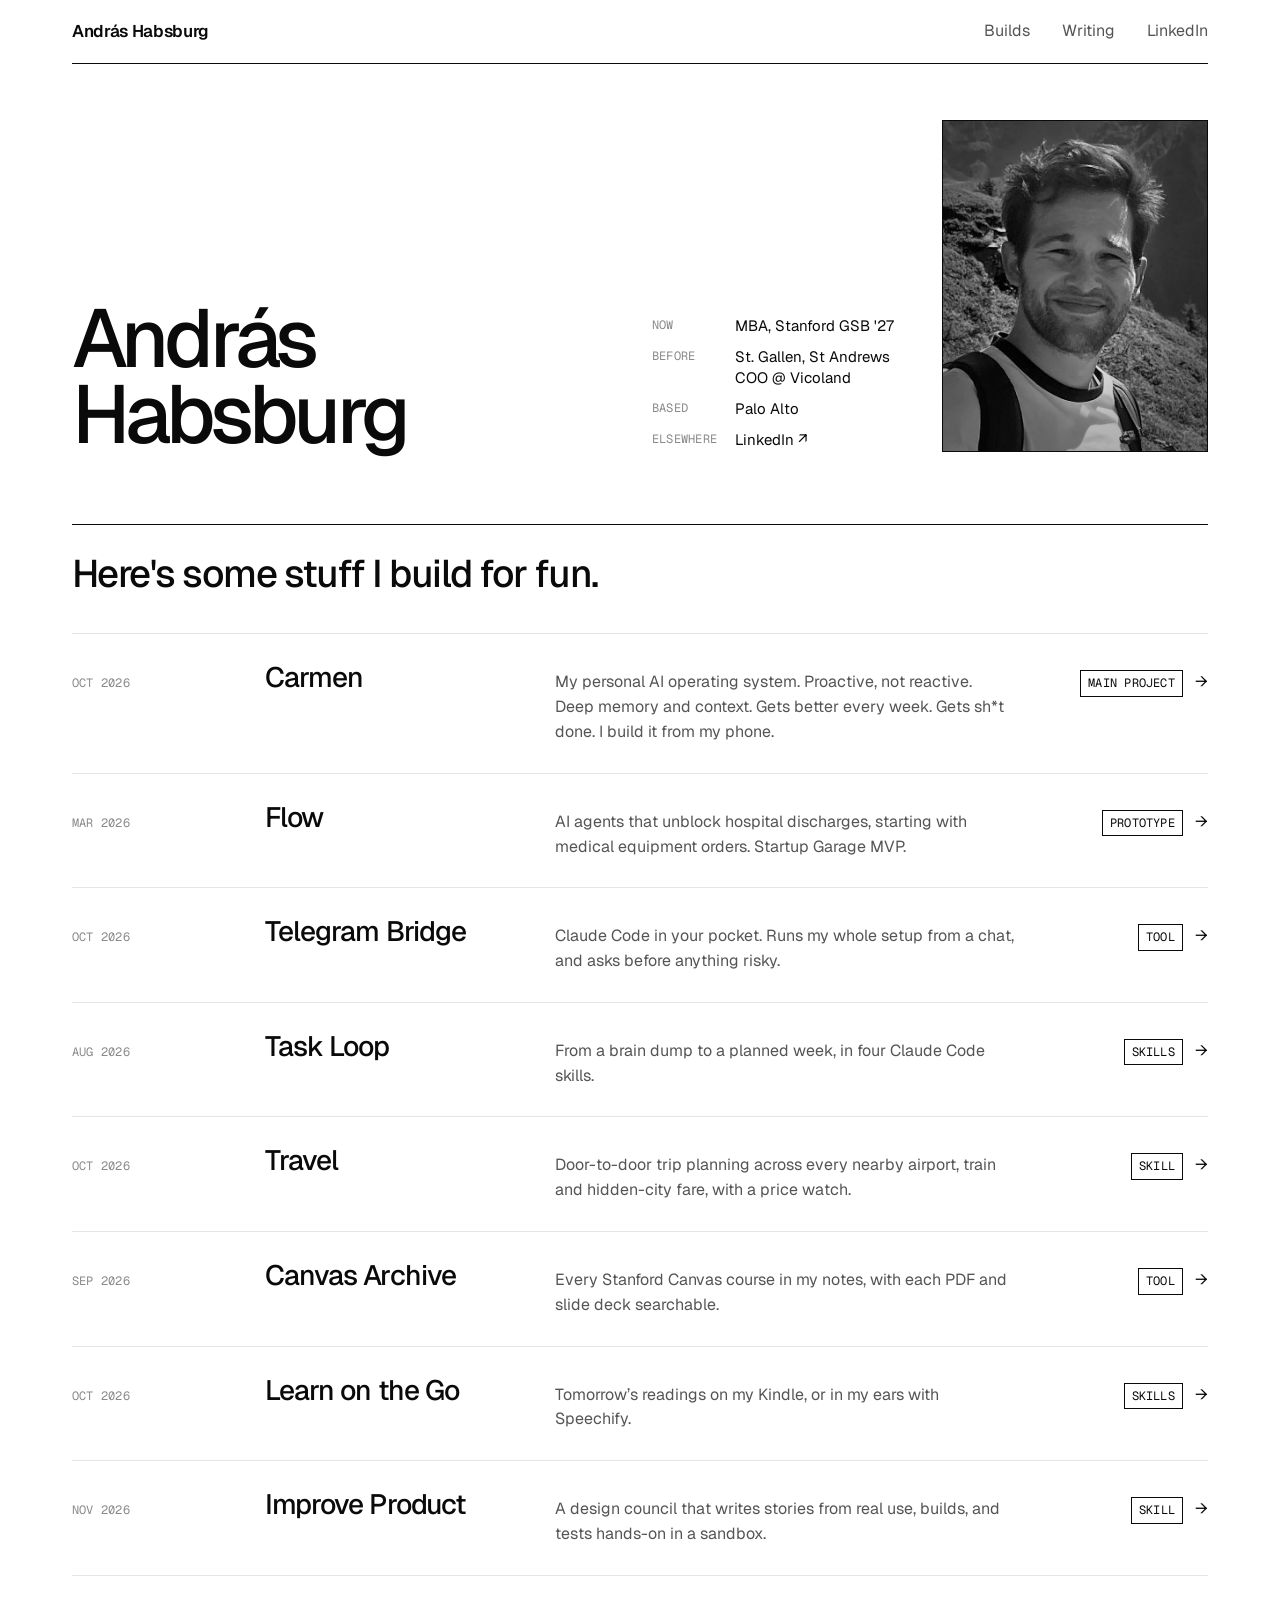
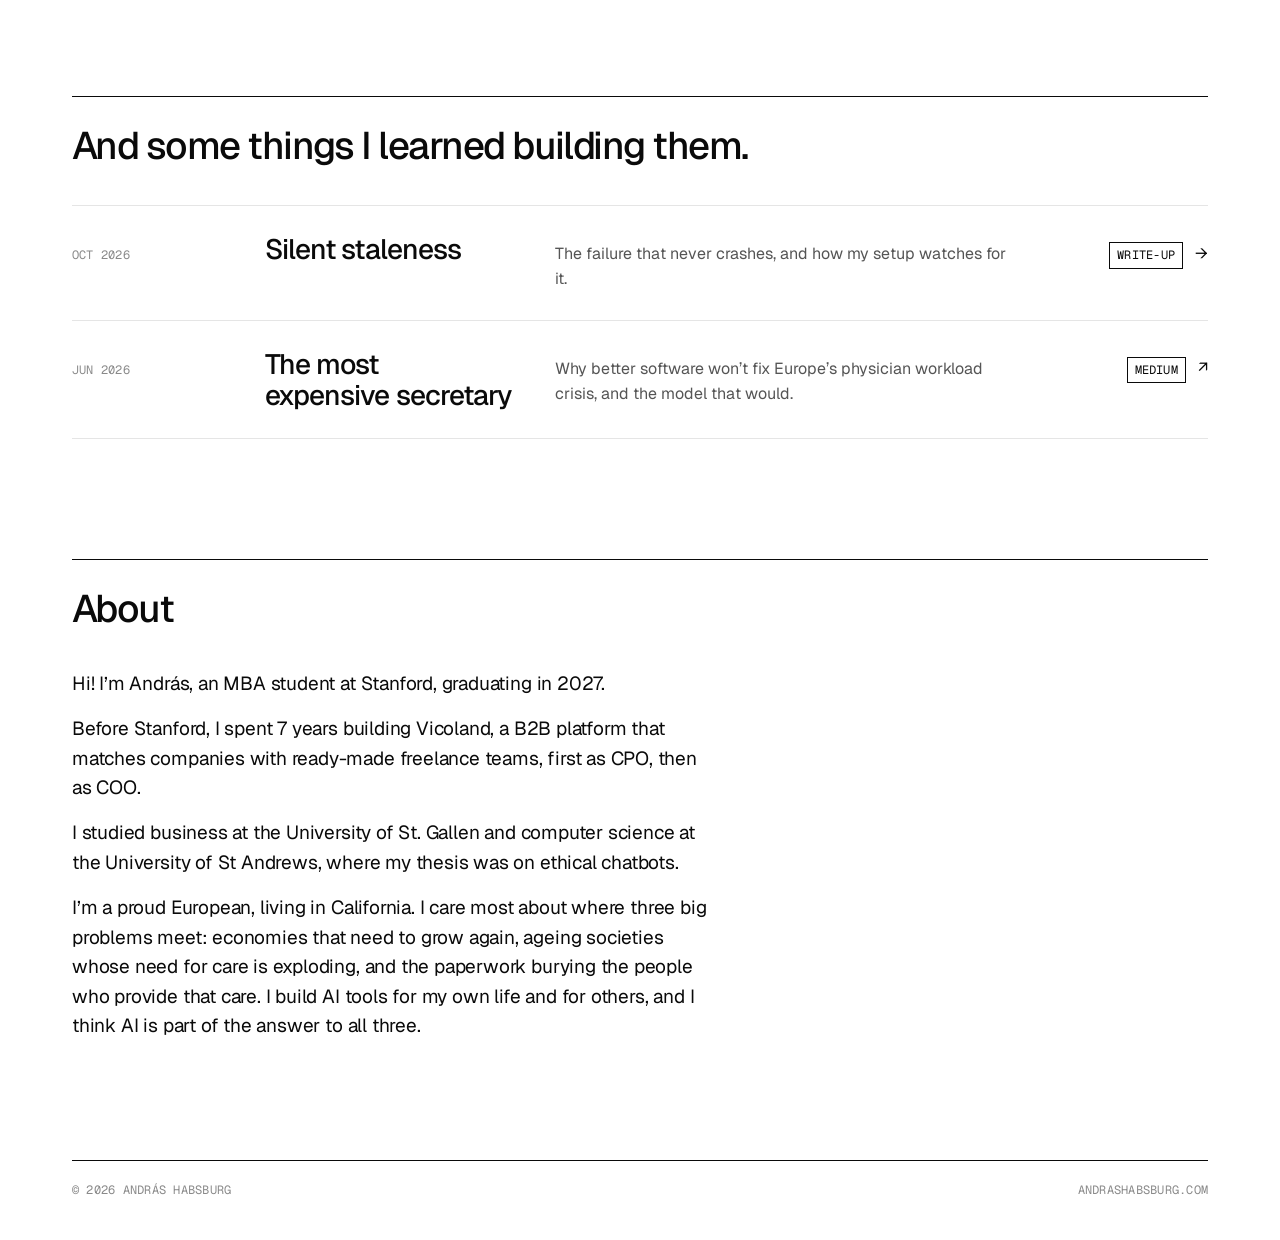
<file: index.html>
<!doctype html>
<html lang="en">
<head>
<meta charset="utf-8">
<meta name="viewport" content="width=device-width, initial-scale=1">
<title>András Habsburg</title>
<meta name="description" content="András Habsburg (Andras Habsburg): Stanford GSB MBA ’27 and former COO of Vicoland. Stuff I build with AI: Carmen, Flow, Telegram Bridge, Travel and more.">
<link rel="canonical" href="https://andrashabsburg.com/">
<meta property="og:type" content="profile">
<meta property="og:title" content="András Habsburg">
<meta property="og:description" content="Here's some stuff I build for fun.">
<meta property="og:url" content="https://andrashabsburg.com/">
<meta property="og:image" content="https://andrashabsburg.com/portrait-bw.jpg">
<meta name="twitter:card" content="summary">
<script type="application/ld+json">{"@context": "https://schema.org", "@type": "Person", "name": "András Habsburg", "alternateName": ["Andras Habsburg"], "url": "https://andrashabsburg.com/", "image": "https://andrashabsburg.com/portrait-bw.jpg", "description": "MBA candidate at Stanford GSB (Class of 2027) and former COO of Vicoland. Builds AI tools and writes about what he learns.", "alumniOf": [{"@type": "CollegeOrUniversity", "name": "University of St. Gallen"}, {"@type": "CollegeOrUniversity", "name": "University of St Andrews"}], "affiliation": {"@type": "CollegeOrUniversity", "name": "Stanford Graduate School of Business"}, "sameAs": ["https://www.linkedin.com/in/andras-habsburg/", "https://github.com/andrasvhl", "https://medium.com/@andrasvhl"]}</script>
<link rel="preconnect" href="https://fonts.googleapis.com">
<link rel="preconnect" href="https://fonts.gstatic.com" crossorigin>
<link href="https://fonts.googleapis.com/css2?family=Geist:wght@400;500;600&family=Geist+Mono:wght@400;500&display=swap" rel="stylesheet">
<style>
  :root { --bk: #0a0a0a; --wh: #fff; --g1: #f4f4f4; --g2: #e5e5e5; --g3: #8a8a8a; --g4: #555; --sans: "Geist", "Helvetica Neue", Arial, sans-serif; --mono: "Geist Mono", ui-monospace, monospace; }
  * { box-sizing: border-box; margin: 0; padding: 0; }
  body { background: var(--wh); color: var(--bk); font: 400 16px/1.55 var(--sans); -webkit-font-smoothing: antialiased; }
  a { color: inherit; text-decoration: none; }
  .wrap { max-width: 1200px; margin: 0 auto; padding: 0 32px; }
  .mono { font-family: var(--mono); font-size: 12px; letter-spacing: .02em; text-transform: uppercase; }
  .grid { display: grid; grid-template-columns: repeat(12, 1fr); gap: 24px; }

  nav { display: flex; justify-content: space-between; align-items: center; height: 64px; border-bottom: 1px solid var(--bk); }
  .logo { font-weight: 600; font-size: 17px; letter-spacing: -.02em; }
  nav ul { display: flex; gap: 32px; list-style: none; }
  nav ul a { color: var(--g4); } nav ul a:hover { color: var(--bk); }

  .hero { padding: 56px 0 72px; }
  .top { align-items: end; }
  h1 { grid-column: 1 / 7; font: 500 clamp(48px, 6.4vw, 92px)/.92 var(--sans); letter-spacing: -.055em; }
  .bio { grid-column: 7 / 10; display: grid; grid-template-columns: auto 1fr; gap: 10px 18px; font-size: 15px; line-height: 1.4; padding-bottom: 2px; }
  .bio dt { color: var(--g3); padding-top: 2px; }
  .top figure { grid-column: 10 / 13; border: 1px solid var(--bk); }
  .top img { display: block; width: 100%; height: auto; }

  section { border-top: 1px solid var(--bk); padding: 28px 0 120px; }
  .sub { font: 500 clamp(28px, 3vw, 40px)/1.05 var(--sans); letter-spacing: -.04em; margin-bottom: 40px; text-wrap: balance; }

  .builds a { display: grid; grid-template-columns: repeat(12, 1fr); gap: 24px; padding: 28px 0; border-top: 1px solid var(--g2); align-items: baseline; transition: background .15s; }
  .builds a:last-child { border-bottom: 1px solid var(--g2); }
  .builds a[href]:hover { background: var(--g1); }
  .builds time { grid-column: 1 / 3; color: var(--g3); }
  .builds h3 { grid-column: 3 / 6; font: 500 28px/1.1 var(--sans); letter-spacing: -.035em; white-space: nowrap; }
  .builds p { grid-column: 6 / 11; color: var(--g4); max-width: 46ch; }
  .builds .go { grid-column: 11 / 13; display: flex; justify-content: flex-end; gap: 12px; align-items: baseline; }
  .tag { border: 1px solid var(--bk); padding: 3px 7px; }
  .tag.dim { border-color: var(--g2); color: var(--g3); }
  .builds a:not([href]) { cursor: default; }
  #writing .builds h3 { white-space: normal; text-wrap: balance; }

  .about-text { max-width: 640px; font-size: 19px; line-height: 1.55; letter-spacing: -.01em; }
  .about-text p + p { margin-top: 16px; }
  footer { border-top: 1px solid var(--bk); padding: 20px 0 40px; display: flex; justify-content: space-between; color: var(--g3); }

  @media (max-width: 860px) {
    .wrap { padding: 0 20px; }
    nav ul li:not(:last-child) { display: none; }
    .hero { padding: 40px 0 56px; }
    .top { grid-template-columns: 1fr 1fr; gap: 28px 20px; }
    h1 { grid-column: 1 / -1; }
    .top figure { grid-column: 1 / 2; grid-row: 2; }
    .bio { grid-column: 2 / 3; grid-row: 2; grid-template-columns: 1fr; gap: 2px; font-size: 14px; }
    .bio dd { margin-bottom: 10px; }
    .builds a { grid-template-columns: 1fr auto; gap: 6px 16px; }
    .builds time, .builds p { grid-column: 1 / -1; }
    .builds h3 { grid-column: 1 / 2; font-size: 26px; }
    .builds .go { grid-column: 2 / 3; grid-row: 2; }
    section { padding-bottom: 80px; }
    footer { flex-direction: column; gap: 8px; }
  }
</style>
<link rel="alternate" type="application/rss+xml" title="András Habsburg" href="https://andrashabsburg.com/feed.xml">
</head>
<body>
<div class="wrap">
  <nav>
    <a class="logo" href="./">András Habsburg</a>
    <ul>
      <li><a href="#builds">Builds</a></li>
      <li><a href="#writing">Writing</a></li>
      <li><a href="https://www.linkedin.com/in/andras-habsburg/">LinkedIn</a></li>
    </ul>
  </nav>

  <header class="hero">
    <div class="top grid">
      <h1>András<br>Habsburg</h1>
      <dl class="bio">
        <dt class="mono">Now</dt><dd>MBA, Stanford GSB '27</dd>
        <dt class="mono">Before</dt><dd>St. Gallen, St Andrews<br>COO @ Vicoland</dd>
        <dt class="mono">Based</dt><dd>Palo Alto</dd>
        <dt class="mono">Elsewhere</dt><dd><a href="https://www.linkedin.com/in/andras-habsburg/">LinkedIn &nearr;</a></dd>
      </dl>
      <figure><img src="portrait-bw.jpg" width="600" height="750" alt="András Habsburg on a mountain trail"></figure>
    </div>
  </header>

  <section id="builds">
    <h2 class="sub">Here's some stuff I build for fun.</h2>
    <div class="builds">
      <a href="carmen/">
        <time class="mono">Oct 2026</time>
        <h3>Carmen</h3>
        <p>My personal AI operating system. Proactive, not reactive. Deep memory and context. Gets better every week. Gets sh*t done. I build it from my phone.</p>
        <span class="go"><span class="mono tag">Main project</span><span>&rarr;</span></span>
      </a>
      <a href="flow/">
        <time class="mono">Mar 2026</time>
        <h3>Flow</h3>
        <p>AI agents that unblock hospital discharges, starting with medical equipment orders. Startup Garage MVP.</p>
        <span class="go"><span class="mono tag">Prototype</span><span>&rarr;</span></span>
      </a>
      <a href="telegram-bridge/">
        <time class="mono">Oct 2026</time>
        <h3>Telegram Bridge</h3>
        <p>Claude Code in your pocket. Runs my whole setup from a chat, and asks before anything risky.</p>
        <span class="go"><span class="mono tag">Tool</span><span>&rarr;</span></span>
      </a>
      <a href="task-loop/">
        <time class="mono">Aug 2026</time>
        <h3>Task Loop</h3>
        <p>From a brain dump to a planned week, in four Claude Code skills.</p>
        <span class="go"><span class="mono tag">Skills</span><span>&rarr;</span></span>
      </a>
      <a href="travel/">
        <time class="mono">Oct 2026</time>
        <h3>Travel</h3>
        <p>Door-to-door trip planning across every nearby airport, train and hidden-city fare, with a price watch.</p>
        <span class="go"><span class="mono tag">Skill</span><span>&rarr;</span></span>
      </a>
      <a href="canvas-archive/">
        <time class="mono">Sep 2026</time>
        <h3>Canvas Archive</h3>
        <p>Every Stanford Canvas course in my notes, with each PDF and slide deck searchable.</p>
        <span class="go"><span class="mono tag">Tool</span><span>&rarr;</span></span>
      </a>
      <a href="learn-on-the-go/">
        <time class="mono">Oct 2026</time>
        <h3>Learn on the Go</h3>
        <p>Tomorrow’s readings on my Kindle, or in my ears with Speechify.</p>
        <span class="go"><span class="mono tag">Skills</span><span>&rarr;</span></span>
      </a>
      <a href="improve-product/">
        <time class="mono">Nov 2026</time>
        <h3>Improve Product</h3>
        <p>A design council that writes stories from real use, builds, and tests hands-on in a sandbox.</p>
        <span class="go"><span class="mono tag">Skill</span><span>&rarr;</span></span>
      </a>
    </div>
  </section>

  <section id="writing">
    <h2 class="sub">And some things I learned building them.</h2>
    <div class="builds">
      <a href="writing/silent-staleness/">
        <time class="mono">Oct 2026</time>
        <h3>Silent staleness</h3>
        <p>The failure that never crashes, and how my setup watches for it.</p>
        <span class="go"><span class="mono tag">Write-up</span><span>&rarr;</span></span>
      </a>
      <a href="https://medium.com/@andrasvhl/the-most-expensive-secretary-in-the-hospital-e0c2fedc03d4">
        <time class="mono">Jun 2026</time>
        <h3>The most expensive secretary</h3>
        <p>Why better software won’t fix Europe’s physician workload crisis, and the model that would.</p>
        <span class="go"><span class="mono tag">Medium</span><span>&nearr;</span></span>
      </a>
    </div>
  </section>

  <section id="about" class="about">
    <h2 class="sub">About</h2>
    <div class="about-text">
      <p>Hi! I’m András, an MBA student at Stanford, graduating in 2027.</p>
      <p>Before Stanford, I spent 7 years building Vicoland, a B2B platform that matches companies with ready-made freelance teams, first as CPO, then as COO.</p>
      <p>I studied business at the University of St. Gallen and computer science at the University of St Andrews, where my thesis was on ethical chatbots.</p>
      <p>I’m a proud European, living in California. I care most about where three big problems meet: economies that need to grow again, ageing societies whose need for care is exploding, and the paperwork burying the people who provide that care. I build AI tools for my own life and for others, and I think AI is part of the answer to all three.</p>
    </div>
  </section>

  <footer class="mono">
    <span>&copy; 2026 András Habsburg</span>
    <span>andrashabsburg.com</span>
  </footer>
</div>
</body>
</html>
</file>
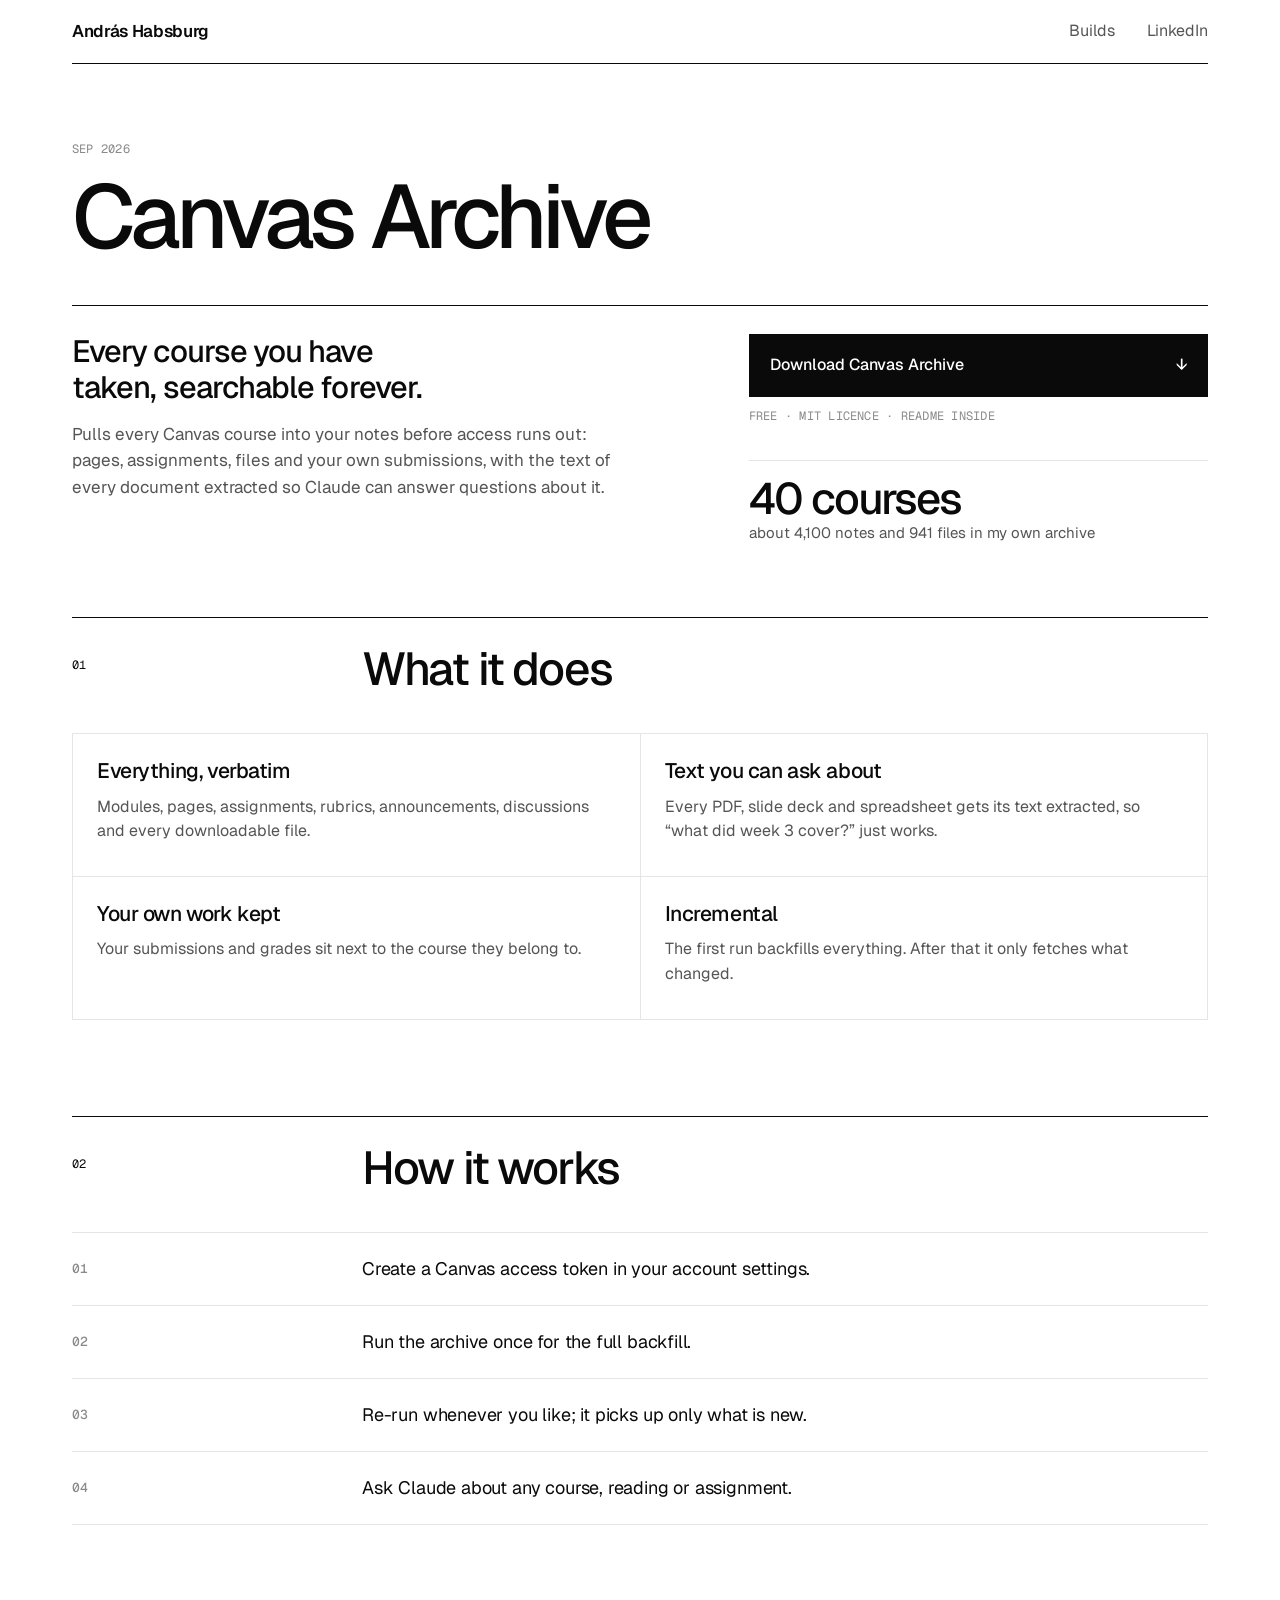
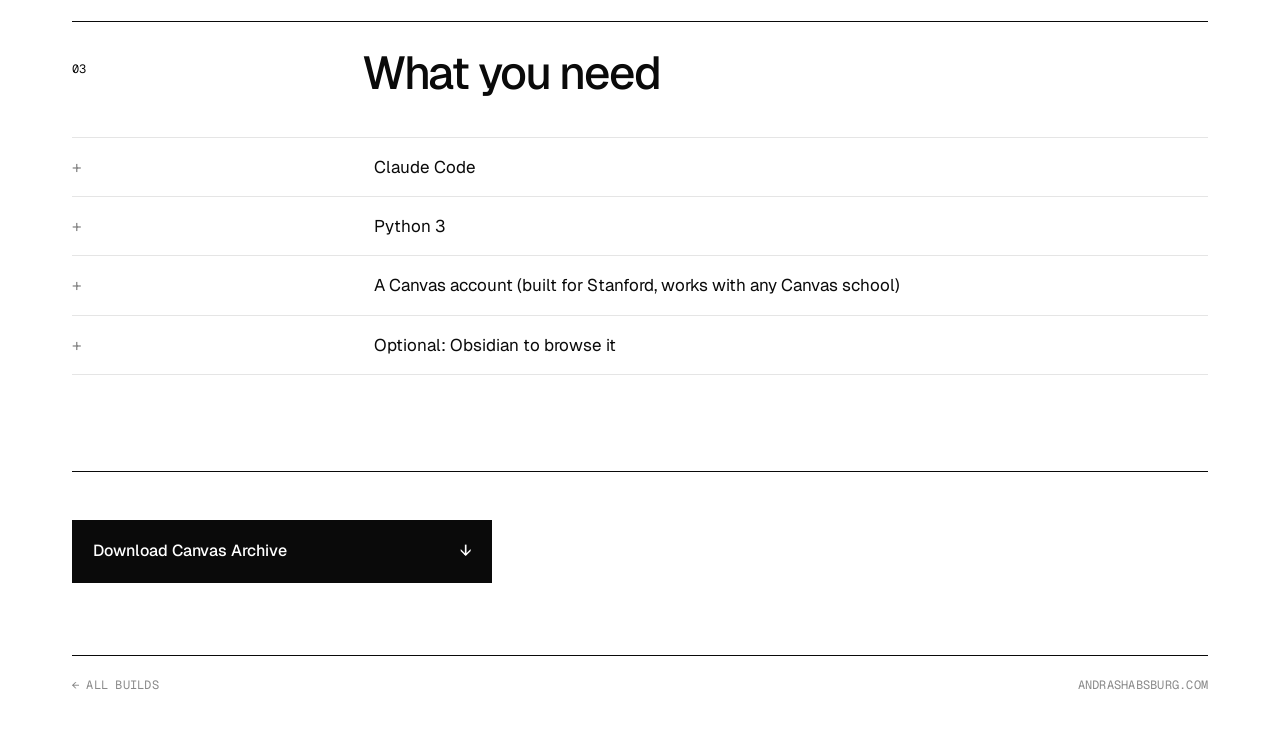
<file: canvas-archive/index.html>
<!doctype html>
<html lang="en">
<head>
<meta charset="utf-8">
<meta name="viewport" content="width=device-width, initial-scale=1">
<title>Canvas Archive · András Habsburg</title>
<meta name="description" content="Every course you have taken, searchable forever.">
<link rel="preconnect" href="https://fonts.googleapis.com">
<link rel="preconnect" href="https://fonts.gstatic.com" crossorigin>
<link href="https://fonts.googleapis.com/css2?family=Geist:wght@400;500;600&family=Geist+Mono:wght@400;500&display=swap" rel="stylesheet">
<style>  :root { --bk: #0a0a0a; --wh: #fff; --g1: #f4f4f4; --g2: #e5e5e5; --g3: #8a8a8a; --g4: #555; --sans: "Geist", "Helvetica Neue", Arial, sans-serif; --mono: "Geist Mono", ui-monospace, monospace; }
  * { box-sizing: border-box; margin: 0; padding: 0; }
  body { background: var(--wh); color: var(--bk); font: 400 16px/1.55 var(--sans); -webkit-font-smoothing: antialiased; }
  a { color: inherit; text-decoration: none; }
  .wrap { max-width: 1200px; margin: 0 auto; padding: 0 32px; }
  .mono { font-family: var(--mono); font-size: 12px; letter-spacing: .02em; text-transform: uppercase; }
  .dim { color: var(--g3); }
  .grid { display: grid; grid-template-columns: repeat(12, 1fr); gap: 24px; }

  nav { display: flex; justify-content: space-between; align-items: center; height: 64px; border-bottom: 1px solid var(--bk); }
  .logo { font-weight: 600; font-size: 17px; letter-spacing: -.02em; }
  nav ul { display: flex; gap: 32px; list-style: none; }
  nav ul a { color: var(--g4); } nav ul a:hover { color: var(--bk); }

  .hero { padding: 72px 0 72px; }
  h1 { margin-top: 14px; font: 500 clamp(48px, 7vw, 100px)/.92 var(--sans); letter-spacing: -.055em; }
  .hero-row { margin-top: 48px; padding-top: 28px; border-top: 1px solid var(--bk); }
  .lede { grid-column: 1 / 7; }
  .tag-line { font: 500 clamp(24px, 2.4vw, 32px)/1.15 var(--sans); letter-spacing: -.03em; margin-bottom: 16px; text-wrap: balance; }
  .lede p:not(.tag-line) { color: var(--g4); font-size: 17px; max-width: 52ch; }
  .act { grid-column: 8 / 13; display: flex; flex-direction: column; gap: 10px; }
  .btn { display: flex; justify-content: space-between; align-items: center; padding: 18px 20px; border: 1px solid var(--bk); font-weight: 500; transition: background .15s, color .15s; }
  .btn.solid { background: var(--bk); color: var(--wh); }
  .btn.solid:hover { background: var(--wh); color: var(--bk); }
  .btn.end { margin-top: 48px; max-width: 420px; }
  .stat { margin-top: 24px; padding-top: 16px; border-top: 1px solid var(--g2); }
  .stat strong { display: block; font: 500 44px/1 var(--sans); letter-spacing: -.05em; }
  .stat span { color: var(--g4); font-size: 15px; }

  .shot { margin: 0 0 72px; border: 1px solid var(--bk); }
  .shot img { display: block; width: 100%; height: auto; }
  section { border-top: 1px solid var(--bk); padding: 28px 0 96px; }
  .head { margin-bottom: 40px; }
  .head .mono { grid-column: 1 / 4; padding-top: 10px; }
  .head h2 { grid-column: 4 / 12; font: 500 clamp(30px, 3.6vw, 48px)/1.02 var(--sans); letter-spacing: -.04em; }

  .does { display: grid; grid-template-columns: repeat(2, 1fr); border-left: 1px solid var(--g2); border-top: 1px solid var(--g2); }
  .does div { border-right: 1px solid var(--g2); border-bottom: 1px solid var(--g2); padding: 24px 24px 32px; }
  .does h3 { font-weight: 500; font-size: 21px; letter-spacing: -.02em; line-height: 1.25; }
  .does p { margin-top: 10px; color: var(--g4); }

  .steps { counter-reset: s; list-style: none; }
  .steps li { counter-increment: s; display: grid; grid-template-columns: repeat(12, 1fr); gap: 24px; padding: 22px 0; border-top: 1px solid var(--g2); font-size: 18px; letter-spacing: -.01em; }
  .steps li:last-child { border-bottom: 1px solid var(--g2); }
  .steps li::before { content: "0" counter(s); grid-column: 1 / 4; font: 500 13px var(--mono); color: var(--g3); padding-top: 5px; }
  .steps li::before { grid-column: 1 / 4; }
  .steps li > span { grid-column: 4 / 13; }

  .need { list-style: none; border-top: 1px solid var(--g2); }
  .need li { padding: 16px 0; border-bottom: 1px solid var(--g2); font-size: 17px; display: grid; grid-template-columns: 3fr 9fr; gap: 24px; }
  .need li::before { content: "+"; color: var(--g3); }

  .stats4 { display: grid; grid-template-columns: repeat(4, 1fr); border-left: 1px solid var(--g2); border-top: 1px solid var(--g2); }
  .stats4 div { border-right: 1px solid var(--g2); border-bottom: 1px solid var(--g2); padding: 24px 22px 28px; }
  .stats4 strong { display: block; font: 500 clamp(34px, 3.6vw, 48px)/1 var(--sans); letter-spacing: -.05em; }
  .stats4 span { display: block; margin-top: 12px; color: var(--g4); font-size: 15px; line-height: 1.4; }
  .secnote { margin-top: 28px; max-width: 70ch; color: var(--g4); font-size: 17px; }
  .endcta { border-top: 1px solid var(--bk); padding: 0 0 72px; }
  .related { padding-bottom: 56px; }
  .related a { display: block; margin-top: 16px; padding: 24px; border: 1px solid var(--bk); transition: background .15s; }
  .related a:hover { background: var(--g1); }
  .related h3 { font-weight: 500; font-size: 24px; letter-spacing: -.025em; }
  .related p { margin-top: 8px; color: var(--g4); }
  footer { border-top: 1px solid var(--bk); padding: 20px 0 40px; display: flex; justify-content: space-between; color: var(--g3); }
  footer a:hover { color: var(--bk); }

  @media (max-width: 860px) {
    .wrap { padding: 0 20px; }
    nav ul li:first-child { display: none; }
    .hero { padding: 48px 0 56px; }
    .grid { grid-template-columns: 1fr; gap: 20px; }
    .grid > * { grid-column: 1 / -1 !important; }
    .does { grid-template-columns: 1fr; }
    .stats4 { grid-template-columns: 1fr 1fr; }
    .steps li, .need li { grid-template-columns: 40px 1fr; gap: 12px; }
    .steps li > span { grid-column: 2 / 3; }
    section { padding-bottom: 64px; }
    footer { flex-direction: column; gap: 8px; }
  }
</style>
<link rel="alternate" type="application/rss+xml" title="András Habsburg" href="https://andrashabsburg.com/feed.xml">
</head>
<body>
<div class="wrap">
  <nav><a class="logo" href="../">András Habsburg</a><ul><li><a href="../#builds">Builds</a></li><li><a href="https://www.linkedin.com/in/andras-habsburg/">LinkedIn</a></li></ul></nav>
  <header class="hero">
    <span class="mono dim">Sep 2026</span>
    <h1>Canvas Archive</h1>
    <div class="hero-row grid">
      <div class="lede"><p class="tag-line">Every course you have taken, searchable forever.</p><p>Pulls every Canvas course into your notes before access runs out: pages, assignments, files and your own submissions, with the text of every document extracted so Claude can answer questions about it.</p></div>
      <div class="act">
        <a class="btn solid" href="canvas-archive.zip">Download Canvas Archive <span>&darr;</span></a>
        <span class="mono dim">Free · MIT licence · README inside</span>
        <div class="stat"><strong>40 courses</strong><span>about 4,100 notes and 941 files in my own archive</span></div>
      </div>
    </div>
  </header>
  
  <section><div class="head grid"><span class="mono">01</span><h2>What it does</h2></div><div class="does"><div><h3>Everything, verbatim</h3><p>Modules, pages, assignments, rubrics, announcements, discussions and every downloadable file.</p></div><div><h3>Text you can ask about</h3><p>Every PDF, slide deck and spreadsheet gets its text extracted, so “what did week 3 cover?” just works.</p></div><div><h3>Your own work kept</h3><p>Your submissions and grades sit next to the course they belong to.</p></div><div><h3>Incremental</h3><p>The first run backfills everything. After that it only fetches what changed.</p></div></div></section><section><div class="head grid"><span class="mono">02</span><h2>How it works</h2></div><ol class="steps"><li><span>Create a Canvas access token in your account settings.</span></li><li><span>Run the archive once for the full backfill.</span></li><li><span>Re-run whenever you like; it picks up only what is new.</span></li><li><span>Ask Claude about any course, reading or assignment.</span></li></ol></section><section><div class="head grid"><span class="mono">03</span><h2>What you need</h2></div><ul class="need"><li>Claude Code</li><li>Python 3</li><li>A Canvas account (built for Stanford, works with any Canvas school)</li><li>Optional: Obsidian to browse it</li></ul></section>
  <div class="endcta"><a class="btn solid end" href="canvas-archive.zip">Download Canvas Archive <span>&darr;</span></a></div>
  <footer class="mono"><a href="../">&larr; All builds</a><span>andrashabsburg.com</span></footer>
</div>
</body>
</html>
</file>
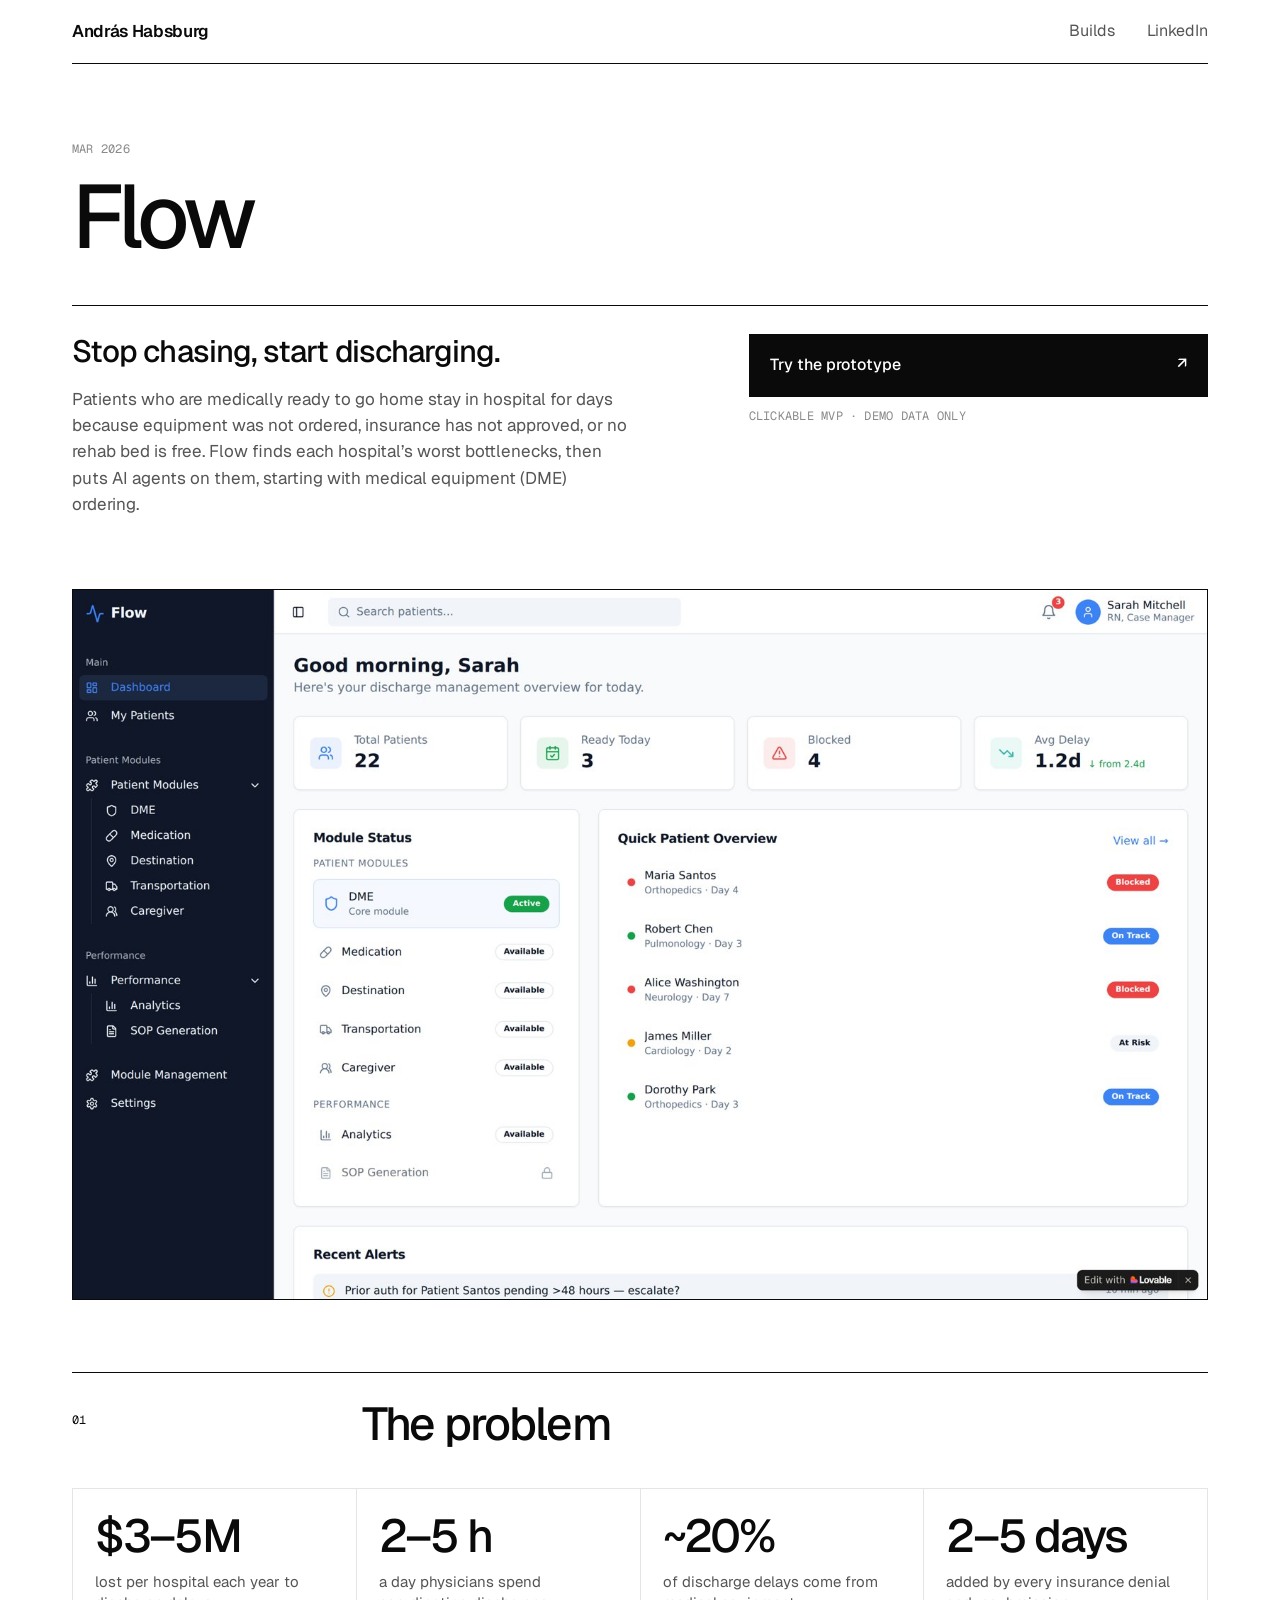
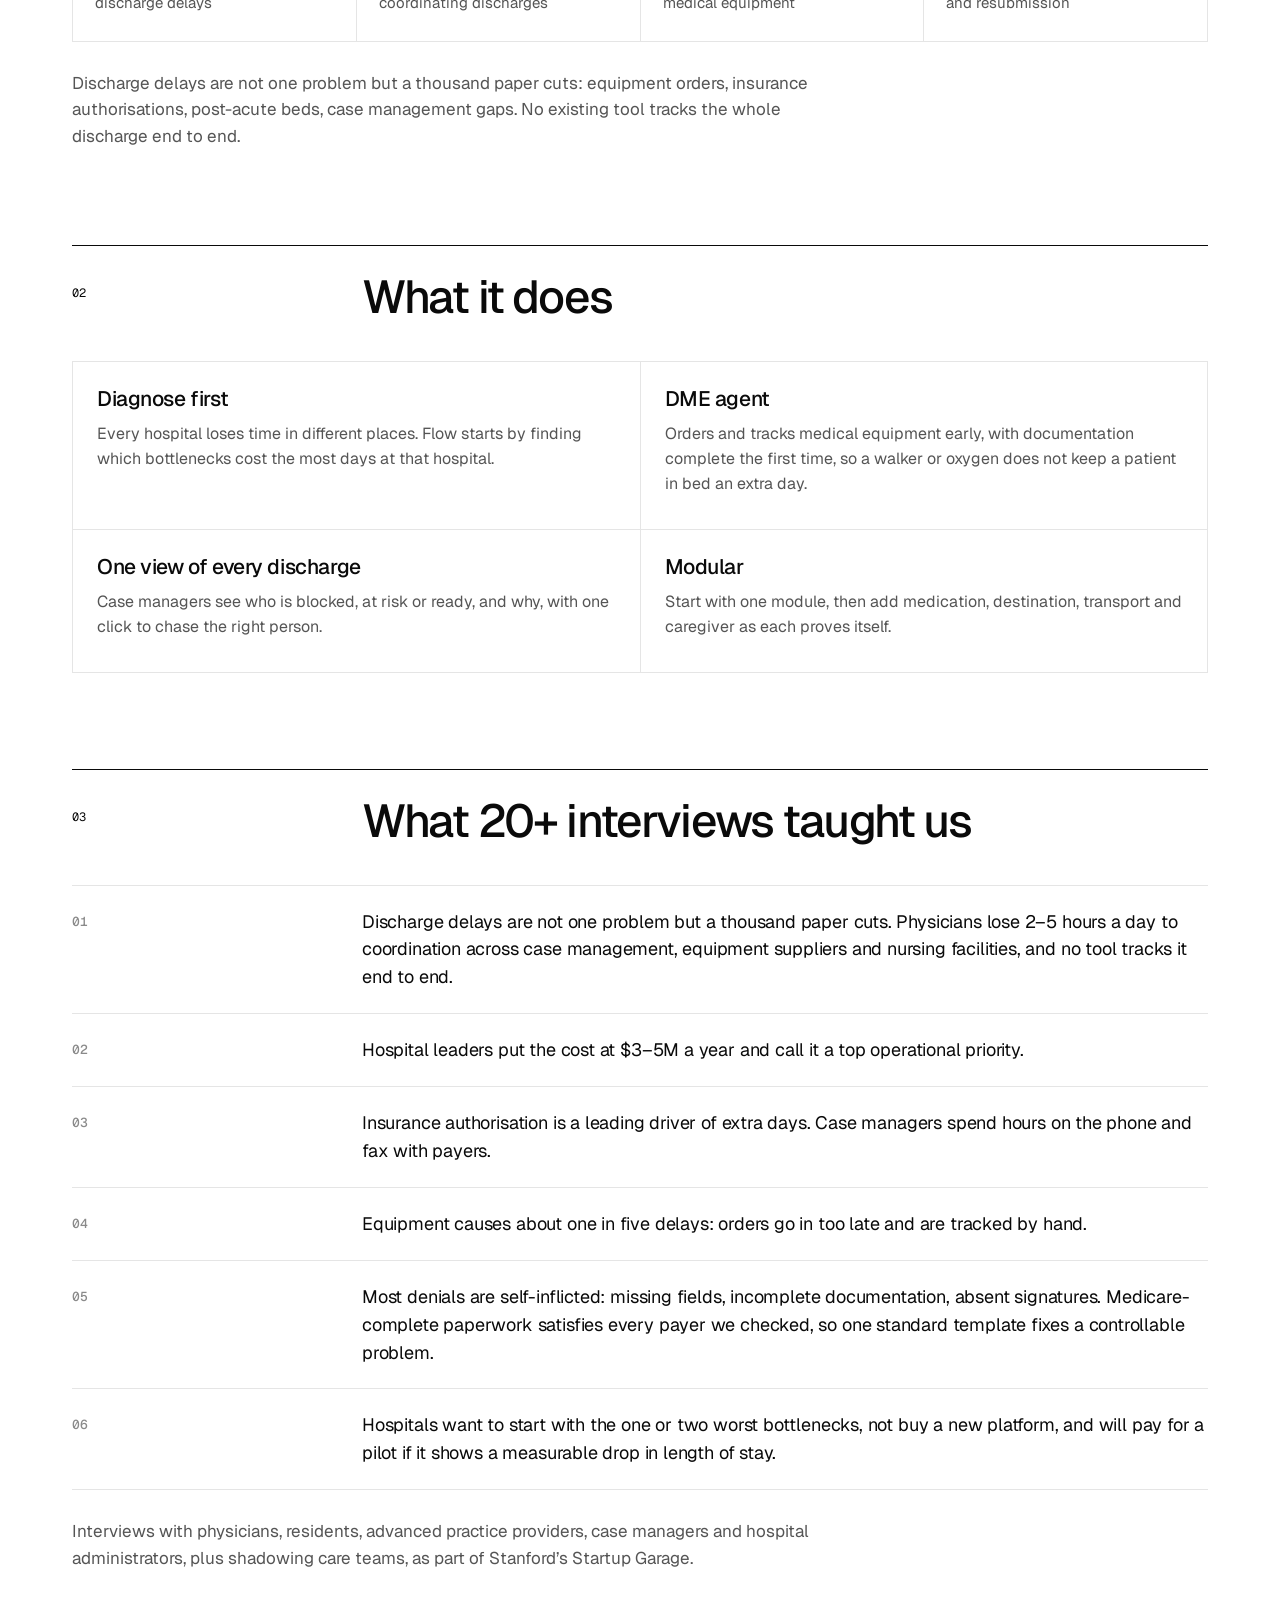
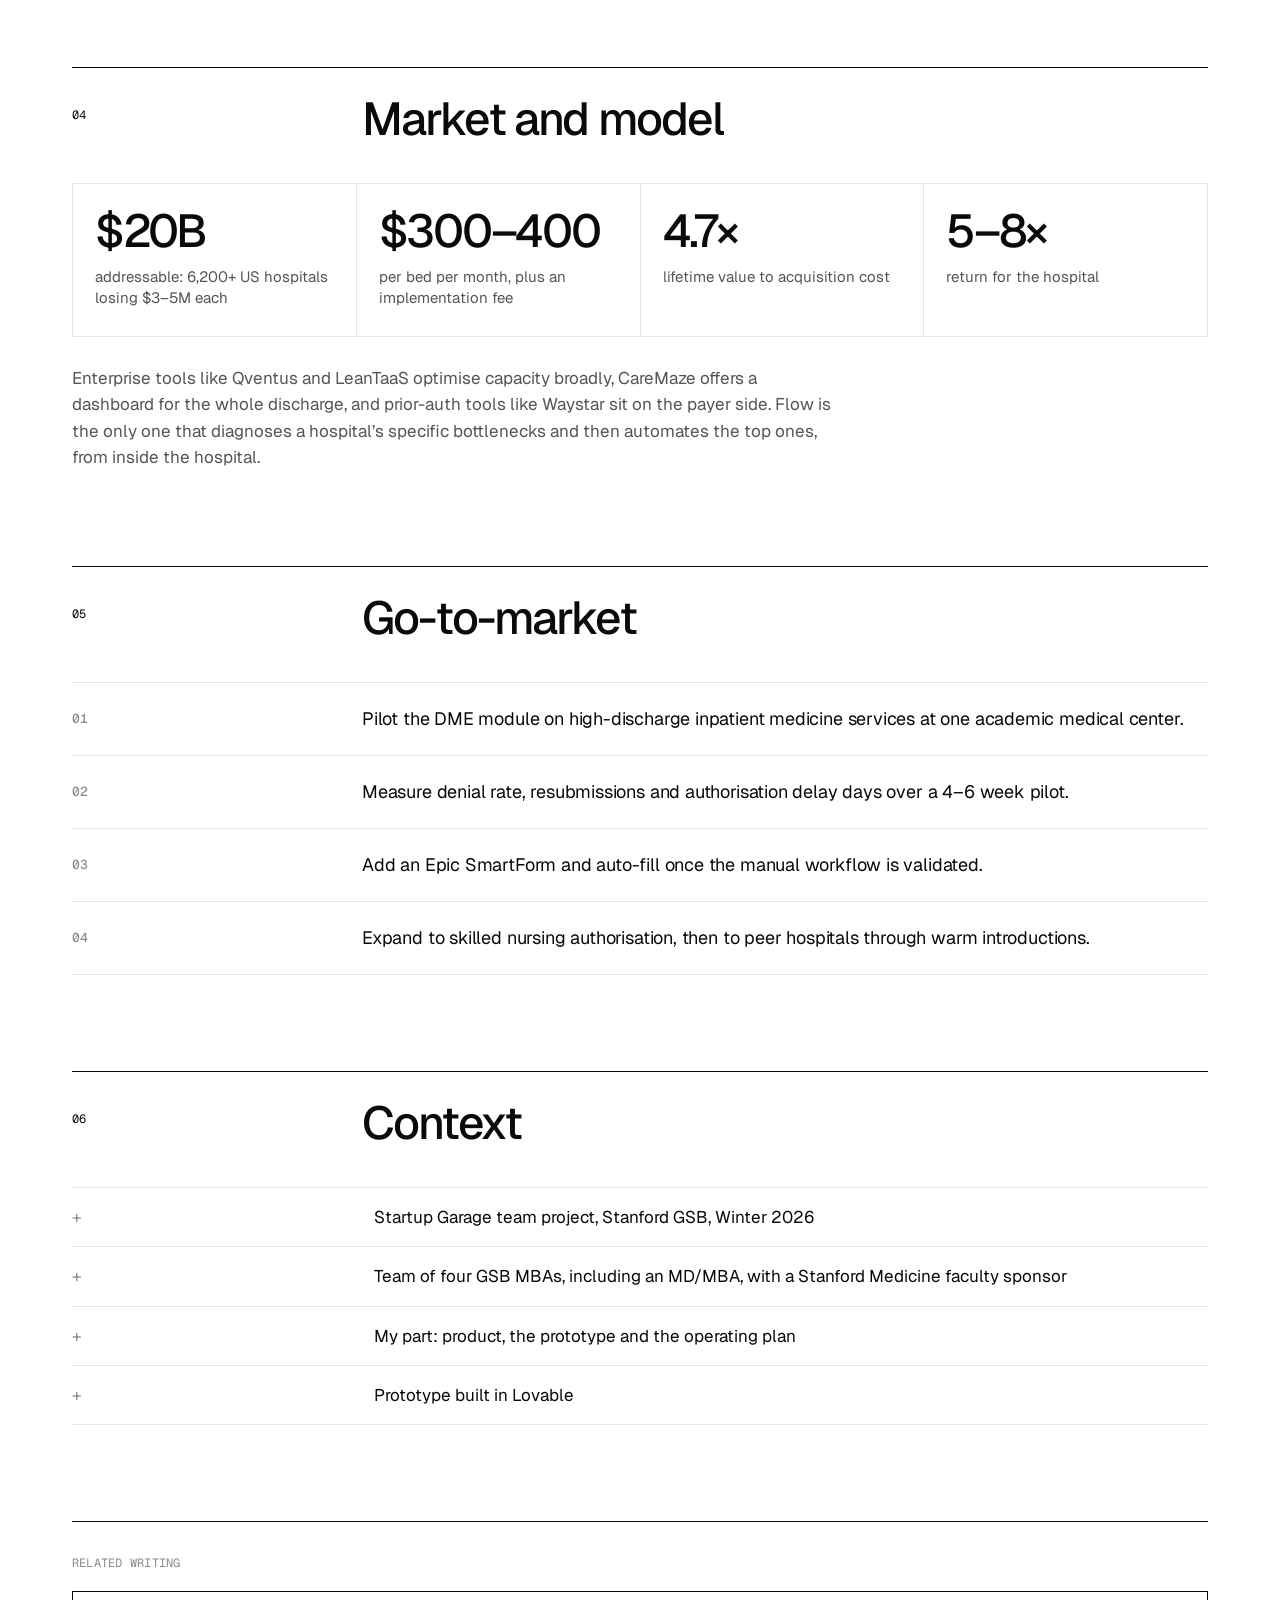
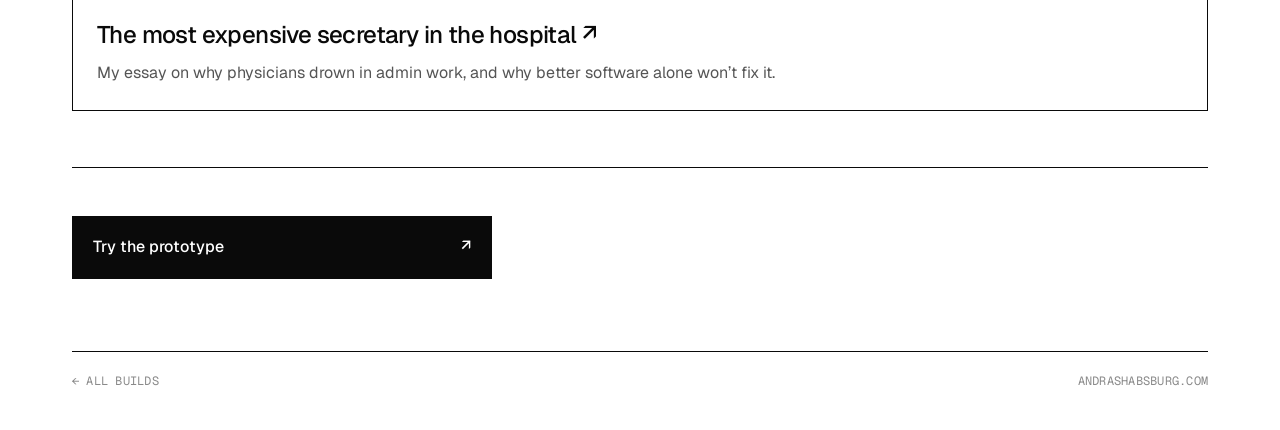
<file: flow/index.html>
<!doctype html>
<html lang="en">
<head>
<meta charset="utf-8">
<meta name="viewport" content="width=device-width, initial-scale=1">
<title>Flow · András Habsburg</title>
<meta name="description" content="Stop chasing, start discharging.">
<link rel="preconnect" href="https://fonts.googleapis.com">
<link rel="preconnect" href="https://fonts.gstatic.com" crossorigin>
<link href="https://fonts.googleapis.com/css2?family=Geist:wght@400;500;600&family=Geist+Mono:wght@400;500&display=swap" rel="stylesheet">
<style>  :root { --bk: #0a0a0a; --wh: #fff; --g1: #f4f4f4; --g2: #e5e5e5; --g3: #8a8a8a; --g4: #555; --sans: "Geist", "Helvetica Neue", Arial, sans-serif; --mono: "Geist Mono", ui-monospace, monospace; }
  * { box-sizing: border-box; margin: 0; padding: 0; }
  body { background: var(--wh); color: var(--bk); font: 400 16px/1.55 var(--sans); -webkit-font-smoothing: antialiased; }
  a { color: inherit; text-decoration: none; }
  .wrap { max-width: 1200px; margin: 0 auto; padding: 0 32px; }
  .mono { font-family: var(--mono); font-size: 12px; letter-spacing: .02em; text-transform: uppercase; }
  .dim { color: var(--g3); }
  .grid { display: grid; grid-template-columns: repeat(12, 1fr); gap: 24px; }

  nav { display: flex; justify-content: space-between; align-items: center; height: 64px; border-bottom: 1px solid var(--bk); }
  .logo { font-weight: 600; font-size: 17px; letter-spacing: -.02em; }
  nav ul { display: flex; gap: 32px; list-style: none; }
  nav ul a { color: var(--g4); } nav ul a:hover { color: var(--bk); }

  .hero { padding: 72px 0 72px; }
  h1 { margin-top: 14px; font: 500 clamp(48px, 7vw, 100px)/.92 var(--sans); letter-spacing: -.055em; }
  .hero-row { margin-top: 48px; padding-top: 28px; border-top: 1px solid var(--bk); }
  .lede { grid-column: 1 / 7; }
  .tag-line { font: 500 clamp(24px, 2.4vw, 32px)/1.15 var(--sans); letter-spacing: -.03em; margin-bottom: 16px; text-wrap: balance; }
  .lede p:not(.tag-line) { color: var(--g4); font-size: 17px; max-width: 52ch; }
  .act { grid-column: 8 / 13; display: flex; flex-direction: column; gap: 10px; }
  .btn { display: flex; justify-content: space-between; align-items: center; padding: 18px 20px; border: 1px solid var(--bk); font-weight: 500; transition: background .15s, color .15s; }
  .btn.solid { background: var(--bk); color: var(--wh); }
  .btn.solid:hover { background: var(--wh); color: var(--bk); }
  .btn.end { margin-top: 48px; max-width: 420px; }
  .stat { margin-top: 24px; padding-top: 16px; border-top: 1px solid var(--g2); }
  .stat strong { display: block; font: 500 44px/1 var(--sans); letter-spacing: -.05em; }
  .stat span { color: var(--g4); font-size: 15px; }

  .shot { margin: 0 0 72px; border: 1px solid var(--bk); }
  .shot img { display: block; width: 100%; height: auto; }
  section { border-top: 1px solid var(--bk); padding: 28px 0 96px; }
  .head { margin-bottom: 40px; }
  .head .mono { grid-column: 1 / 4; padding-top: 10px; }
  .head h2 { grid-column: 4 / 12; font: 500 clamp(30px, 3.6vw, 48px)/1.02 var(--sans); letter-spacing: -.04em; }

  .does { display: grid; grid-template-columns: repeat(2, 1fr); border-left: 1px solid var(--g2); border-top: 1px solid var(--g2); }
  .does div { border-right: 1px solid var(--g2); border-bottom: 1px solid var(--g2); padding: 24px 24px 32px; }
  .does h3 { font-weight: 500; font-size: 21px; letter-spacing: -.02em; line-height: 1.25; }
  .does p { margin-top: 10px; color: var(--g4); }

  .steps { counter-reset: s; list-style: none; }
  .steps li { counter-increment: s; display: grid; grid-template-columns: repeat(12, 1fr); gap: 24px; padding: 22px 0; border-top: 1px solid var(--g2); font-size: 18px; letter-spacing: -.01em; }
  .steps li:last-child { border-bottom: 1px solid var(--g2); }
  .steps li::before { content: "0" counter(s); grid-column: 1 / 4; font: 500 13px var(--mono); color: var(--g3); padding-top: 5px; }
  .steps li::before { grid-column: 1 / 4; }
  .steps li > span { grid-column: 4 / 13; }

  .need { list-style: none; border-top: 1px solid var(--g2); }
  .need li { padding: 16px 0; border-bottom: 1px solid var(--g2); font-size: 17px; display: grid; grid-template-columns: 3fr 9fr; gap: 24px; }
  .need li::before { content: "+"; color: var(--g3); }

  .stats4 { display: grid; grid-template-columns: repeat(4, 1fr); border-left: 1px solid var(--g2); border-top: 1px solid var(--g2); }
  .stats4 div { border-right: 1px solid var(--g2); border-bottom: 1px solid var(--g2); padding: 24px 22px 28px; }
  .stats4 strong { display: block; font: 500 clamp(34px, 3.6vw, 48px)/1 var(--sans); letter-spacing: -.05em; }
  .stats4 span { display: block; margin-top: 12px; color: var(--g4); font-size: 15px; line-height: 1.4; }
  .secnote { margin-top: 28px; max-width: 70ch; color: var(--g4); font-size: 17px; }
  .endcta { border-top: 1px solid var(--bk); padding: 0 0 72px; }
  .related { padding-bottom: 56px; }
  .related a { display: block; margin-top: 16px; padding: 24px; border: 1px solid var(--bk); transition: background .15s; }
  .related a:hover { background: var(--g1); }
  .related h3 { font-weight: 500; font-size: 24px; letter-spacing: -.025em; }
  .related p { margin-top: 8px; color: var(--g4); }
  footer { border-top: 1px solid var(--bk); padding: 20px 0 40px; display: flex; justify-content: space-between; color: var(--g3); }
  footer a:hover { color: var(--bk); }

  @media (max-width: 860px) {
    .wrap { padding: 0 20px; }
    nav ul li:first-child { display: none; }
    .hero { padding: 48px 0 56px; }
    .grid { grid-template-columns: 1fr; gap: 20px; }
    .grid > * { grid-column: 1 / -1 !important; }
    .does { grid-template-columns: 1fr; }
    .stats4 { grid-template-columns: 1fr 1fr; }
    .steps li, .need li { grid-template-columns: 40px 1fr; gap: 12px; }
    .steps li > span { grid-column: 2 / 3; }
    section { padding-bottom: 64px; }
    footer { flex-direction: column; gap: 8px; }
  }
</style>
<link rel="alternate" type="application/rss+xml" title="András Habsburg" href="https://andrashabsburg.com/feed.xml">
</head>
<body>
<div class="wrap">
  <nav><a class="logo" href="../">András Habsburg</a><ul><li><a href="../#builds">Builds</a></li><li><a href="https://www.linkedin.com/in/andras-habsburg/">LinkedIn</a></li></ul></nav>
  <header class="hero">
    <span class="mono dim">Mar 2026</span>
    <h1>Flow</h1>
    <div class="hero-row grid">
      <div class="lede"><p class="tag-line">Stop chasing, start discharging.</p><p>Patients who are medically ready to go home stay in hospital for days because equipment was not ordered, insurance has not approved, or no rehab bed is free. Flow finds each hospital’s worst bottlenecks, then puts AI agents on them, starting with medical equipment (DME) ordering.</p></div>
      <div class="act">
        <a class="btn solid" href="https://discharge-flow-aid.lovable.app/">Try the prototype <span>&nearr;</span></a>
        <span class="mono dim">Clickable MVP · demo data only</span>
        
      </div>
    </div>
  </header>
  <figure class="shot"><img src="../flow-shot.jpg" alt="Flow screenshot" loading="lazy"></figure>
  <section><div class="head grid"><span class="mono">01</span><h2>The problem</h2></div><div class="stats4"><div><strong>$3–5M</strong><span>lost per hospital each year to discharge delays</span></div><div><strong>2–5 h</strong><span>a day physicians spend coordinating discharges</span></div><div><strong>~20%</strong><span>of discharge delays come from medical equipment</span></div><div><strong>2–5 days</strong><span>added by every insurance denial and resubmission</span></div></div><p class="secnote">Discharge delays are not one problem but a thousand paper cuts: equipment orders, insurance authorisations, post-acute beds, case management gaps. No existing tool tracks the whole discharge end to end.</p></section><section><div class="head grid"><span class="mono">02</span><h2>What it does</h2></div><div class="does"><div><h3>Diagnose first</h3><p>Every hospital loses time in different places. Flow starts by finding which bottlenecks cost the most days at that hospital.</p></div><div><h3>DME agent</h3><p>Orders and tracks medical equipment early, with documentation complete the first time, so a walker or oxygen does not keep a patient in bed an extra day.</p></div><div><h3>One view of every discharge</h3><p>Case managers see who is blocked, at risk or ready, and why, with one click to chase the right person.</p></div><div><h3>Modular</h3><p>Start with one module, then add medication, destination, transport and caregiver as each proves itself.</p></div></div></section><section><div class="head grid"><span class="mono">03</span><h2>What 20+ interviews taught us</h2></div><ol class="steps"><li><span>Discharge delays are not one problem but a thousand paper cuts. Physicians lose 2–5 hours a day to coordination across case management, equipment suppliers and nursing facilities, and no tool tracks it end to end.</span></li><li><span>Hospital leaders put the cost at $3–5M a year and call it a top operational priority.</span></li><li><span>Insurance authorisation is a leading driver of extra days. Case managers spend hours on the phone and fax with payers.</span></li><li><span>Equipment causes about one in five delays: orders go in too late and are tracked by hand.</span></li><li><span>Most denials are self-inflicted: missing fields, incomplete documentation, absent signatures. Medicare-complete paperwork satisfies every payer we checked, so one standard template fixes a controllable problem.</span></li><li><span>Hospitals want to start with the one or two worst bottlenecks, not buy a new platform, and will pay for a pilot if it shows a measurable drop in length of stay.</span></li></ol><p class="secnote">Interviews with physicians, residents, advanced practice providers, case managers and hospital administrators, plus shadowing care teams, as part of Stanford’s Startup Garage.</p></section><section><div class="head grid"><span class="mono">04</span><h2>Market and model</h2></div><div class="stats4"><div><strong>$20B</strong><span>addressable: 6,200+ US hospitals losing $3–5M each</span></div><div><strong>$300–400</strong><span>per bed per month, plus an implementation fee</span></div><div><strong>4.7×</strong><span>lifetime value to acquisition cost</span></div><div><strong>5–8×</strong><span>return for the hospital</span></div></div><p class="secnote">Enterprise tools like Qventus and LeanTaaS optimise capacity broadly, CareMaze offers a dashboard for the whole discharge, and prior-auth tools like Waystar sit on the payer side. Flow is the only one that diagnoses a hospital’s specific bottlenecks and then automates the top ones, from inside the hospital.</p></section><section><div class="head grid"><span class="mono">05</span><h2>Go-to-market</h2></div><ol class="steps"><li><span>Pilot the DME module on high-discharge inpatient medicine services at one academic medical center.</span></li><li><span>Measure denial rate, resubmissions and authorisation delay days over a 4–6 week pilot.</span></li><li><span>Add an Epic SmartForm and auto-fill once the manual workflow is validated.</span></li><li><span>Expand to skilled nursing authorisation, then to peer hospitals through warm introductions.</span></li></ol></section><section><div class="head grid"><span class="mono">06</span><h2>Context</h2></div><ul class="need"><li>Startup Garage team project, Stanford GSB, Winter 2026</li><li>Team of four GSB MBAs, including an MD/MBA, with a Stanford Medicine faculty sponsor</li><li>My part: product, the prototype and the operating plan</li><li>Prototype built in Lovable</li></ul></section>
  <section class="related"><span class="mono dim">Related writing</span><a href="https://medium.com/@andrasvhl/the-most-expensive-secretary-in-the-hospital-e0c2fedc03d4"><h3>The most expensive secretary in the hospital &nearr;</h3><p>My essay on why physicians drown in admin work, and why better software alone won’t fix it.</p></a></section><div class="endcta"><a class="btn solid end" href="https://discharge-flow-aid.lovable.app/">Try the prototype <span>&nearr;</span></a></div>
  <footer class="mono"><a href="../">&larr; All builds</a><span>andrashabsburg.com</span></footer>
</div>
</body>
</html>
</file>
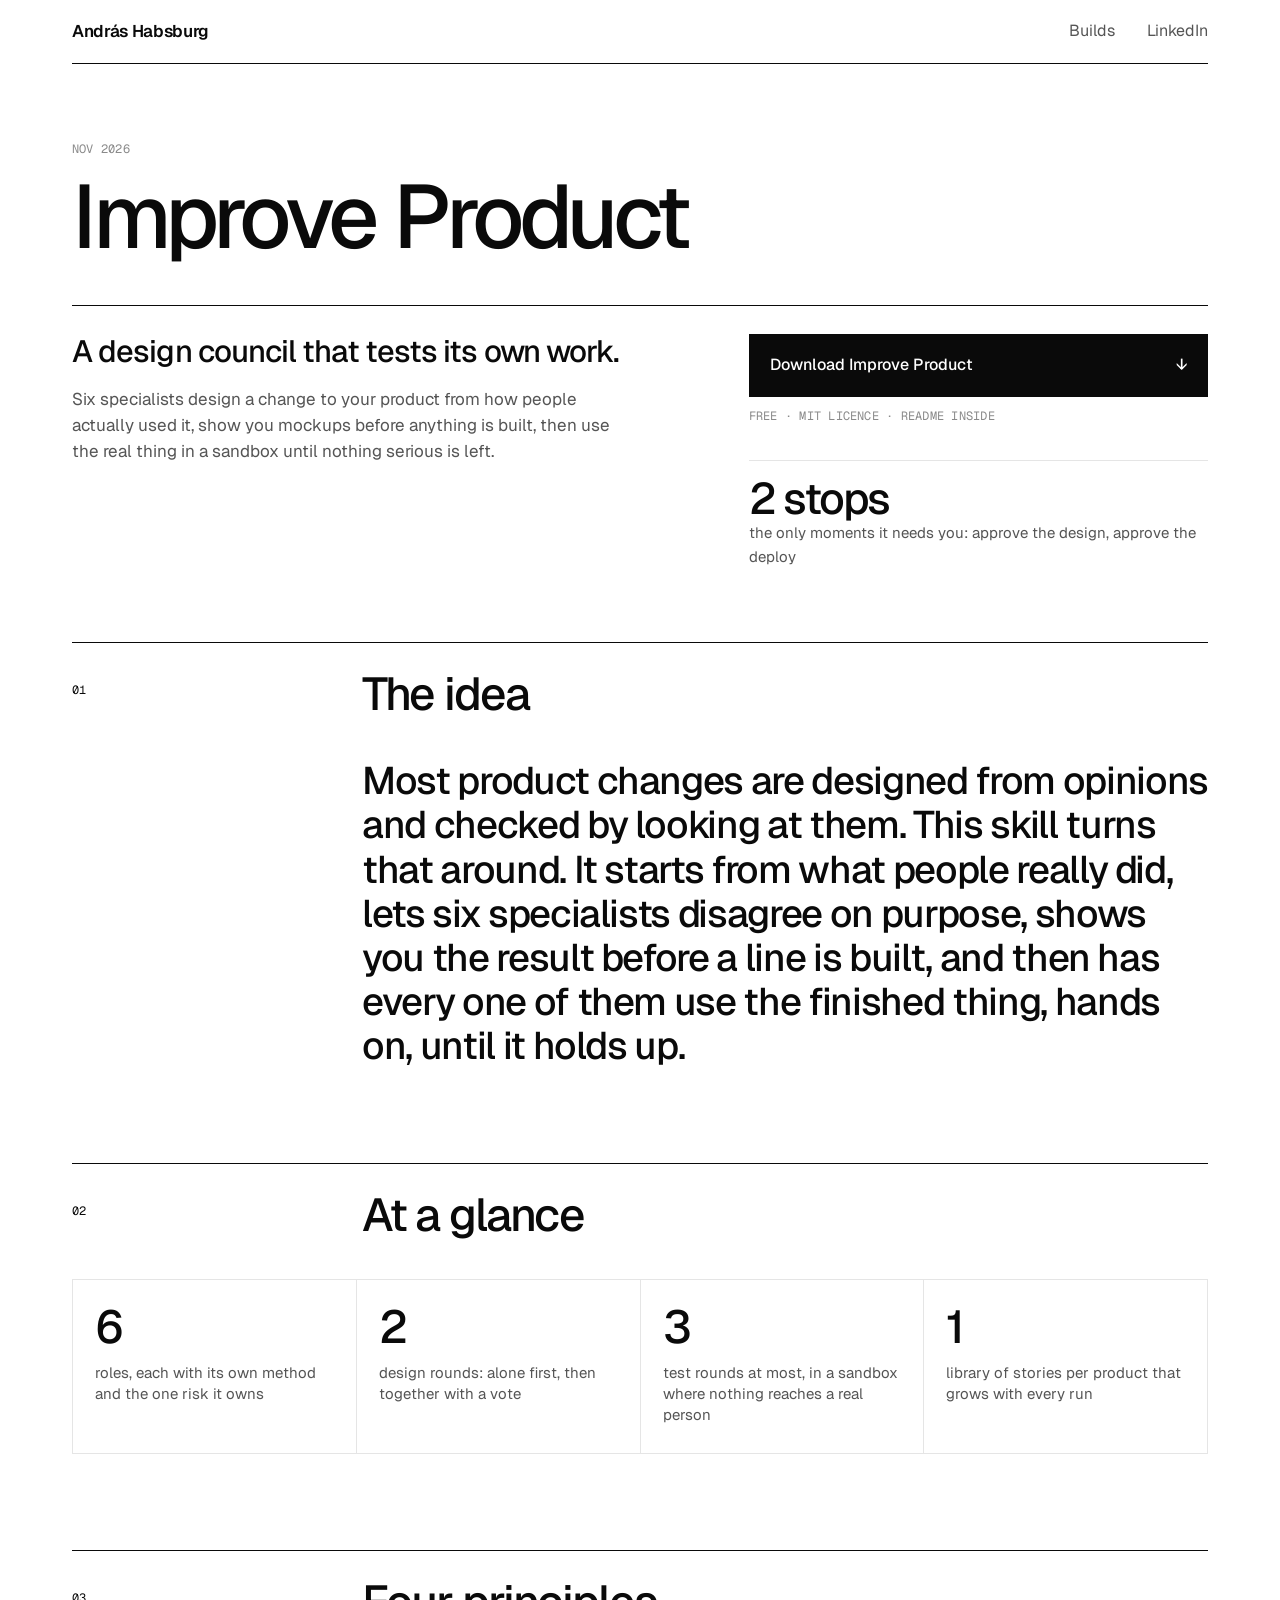
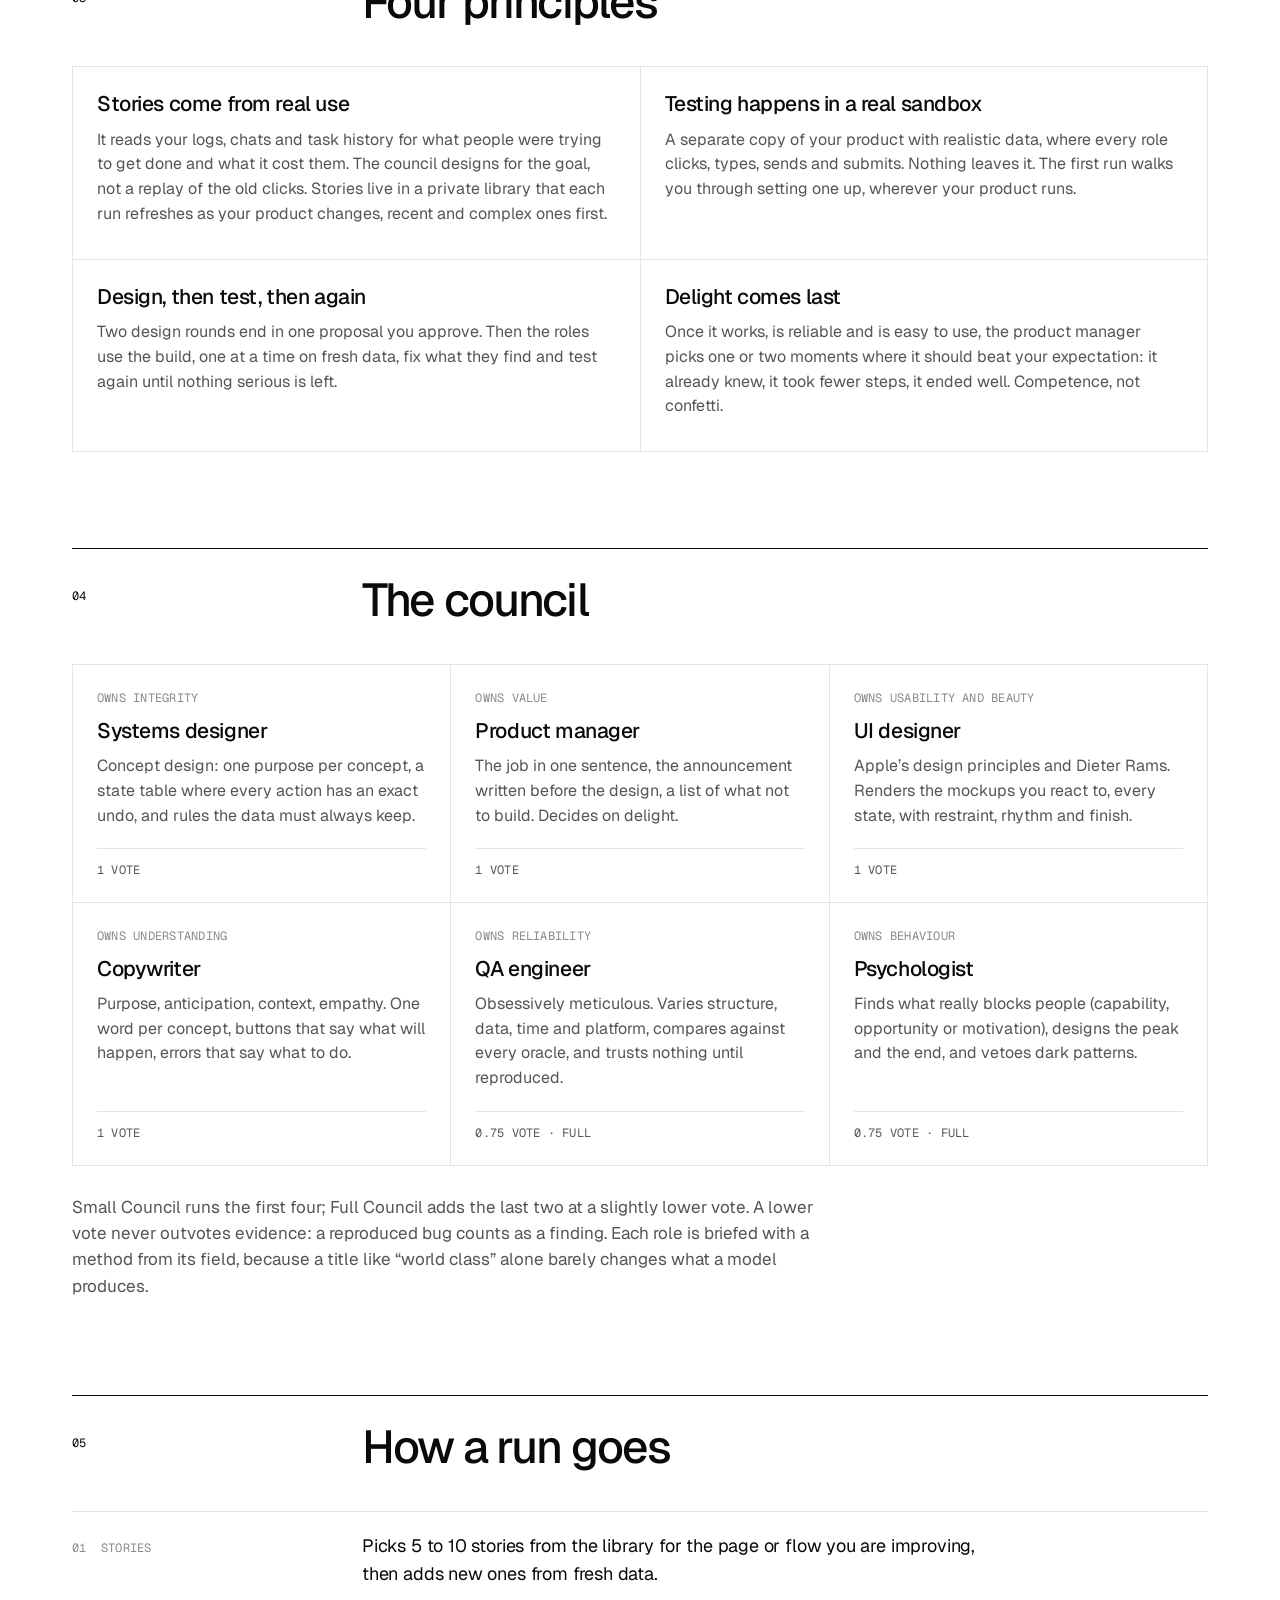
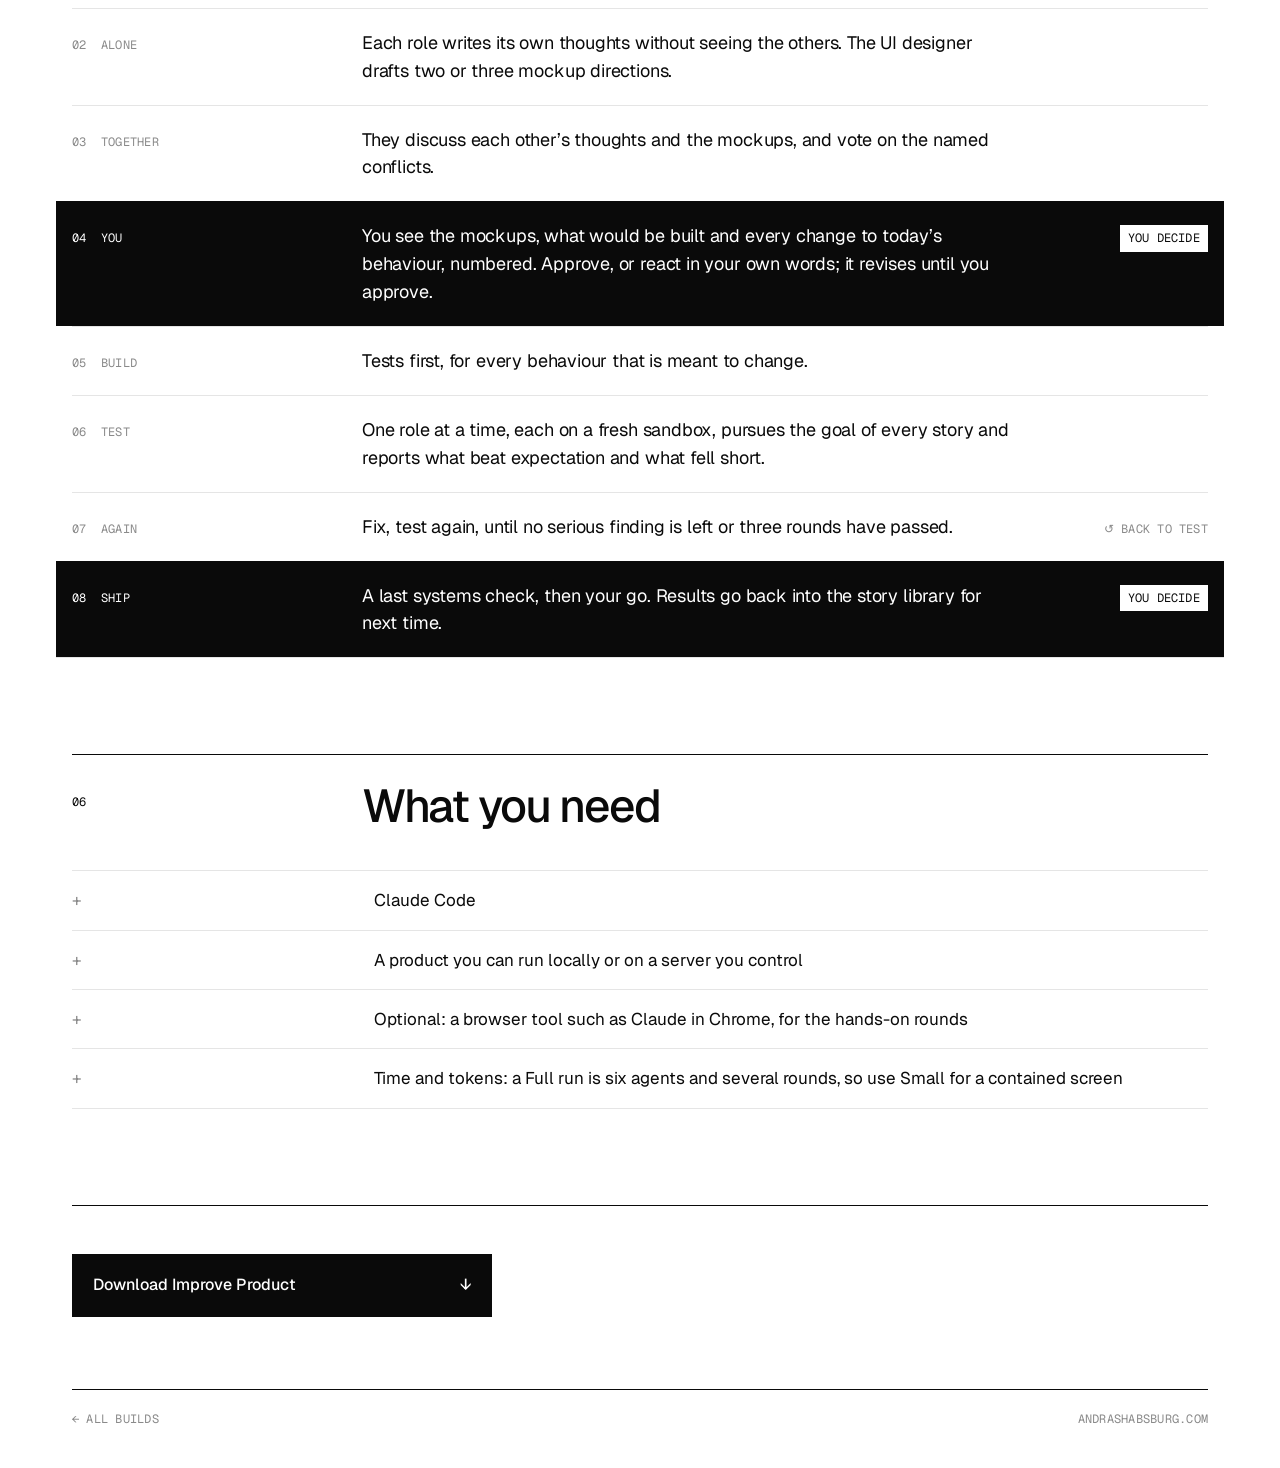
<file: improve-product/index.html>
<!doctype html>
<html lang="en">
<head>
<meta charset="utf-8">
<meta name="viewport" content="width=device-width, initial-scale=1">
<title>Improve Product · András Habsburg</title>
<meta name="description" content="A design council that tests its own work.">
<link rel="preconnect" href="https://fonts.googleapis.com">
<link rel="preconnect" href="https://fonts.gstatic.com" crossorigin>
<link href="https://fonts.googleapis.com/css2?family=Geist:wght@400;500;600&family=Geist+Mono:wght@400;500&display=swap" rel="stylesheet">
<style>  :root { --bk: #0a0a0a; --wh: #fff; --g1: #f4f4f4; --g2: #e5e5e5; --g3: #8a8a8a; --g4: #555; --sans: "Geist", "Helvetica Neue", Arial, sans-serif; --mono: "Geist Mono", ui-monospace, monospace; }
  * { box-sizing: border-box; margin: 0; padding: 0; }
  body { background: var(--wh); color: var(--bk); font: 400 16px/1.55 var(--sans); -webkit-font-smoothing: antialiased; }
  a { color: inherit; text-decoration: none; }
  .wrap { max-width: 1200px; margin: 0 auto; padding: 0 32px; }
  .mono { font-family: var(--mono); font-size: 12px; letter-spacing: .02em; text-transform: uppercase; }
  .dim { color: var(--g3); }
  .grid { display: grid; grid-template-columns: repeat(12, 1fr); gap: 24px; }

  nav { display: flex; justify-content: space-between; align-items: center; height: 64px; border-bottom: 1px solid var(--bk); }
  .logo { font-weight: 600; font-size: 17px; letter-spacing: -.02em; }
  nav ul { display: flex; gap: 32px; list-style: none; }
  nav ul a { color: var(--g4); } nav ul a:hover { color: var(--bk); }

  .hero { padding: 72px 0 72px; }
  h1 { margin-top: 14px; font: 500 clamp(48px, 7vw, 100px)/.92 var(--sans); letter-spacing: -.055em; }
  .hero-row { margin-top: 48px; padding-top: 28px; border-top: 1px solid var(--bk); }
  .lede { grid-column: 1 / 7; }
  .tag-line { font: 500 clamp(24px, 2.4vw, 32px)/1.15 var(--sans); letter-spacing: -.03em; margin-bottom: 16px; text-wrap: balance; }
  .lede p:not(.tag-line) { color: var(--g4); font-size: 17px; max-width: 52ch; }
  .act { grid-column: 8 / 13; display: flex; flex-direction: column; gap: 10px; }
  .btn { display: flex; justify-content: space-between; align-items: center; padding: 18px 20px; border: 1px solid var(--bk); font-weight: 500; transition: background .15s, color .15s; }
  .btn.solid { background: var(--bk); color: var(--wh); }
  .btn.solid:hover { background: var(--wh); color: var(--bk); }
  .btn.end { margin-top: 48px; max-width: 420px; }
  .stat { margin-top: 24px; padding-top: 16px; border-top: 1px solid var(--g2); }
  .stat strong { display: block; font: 500 44px/1 var(--sans); letter-spacing: -.05em; }
  .stat span { color: var(--g4); font-size: 15px; }

  .shot { margin: 0 0 72px; border: 1px solid var(--bk); }
  .shot img { display: block; width: 100%; height: auto; }
  section { border-top: 1px solid var(--bk); padding: 28px 0 96px; }
  .head { margin-bottom: 40px; }
  .head .mono { grid-column: 1 / 4; padding-top: 10px; }
  .head h2 { grid-column: 4 / 12; font: 500 clamp(30px, 3.6vw, 48px)/1.02 var(--sans); letter-spacing: -.04em; }

  .does { display: grid; grid-template-columns: repeat(2, 1fr); border-left: 1px solid var(--g2); border-top: 1px solid var(--g2); }
  .does div { border-right: 1px solid var(--g2); border-bottom: 1px solid var(--g2); padding: 24px 24px 32px; }
  .does h3 { font-weight: 500; font-size: 21px; letter-spacing: -.02em; line-height: 1.25; }
  .does p { margin-top: 10px; color: var(--g4); }

  .steps { counter-reset: s; list-style: none; }
  .steps li { counter-increment: s; display: grid; grid-template-columns: repeat(12, 1fr); gap: 24px; padding: 22px 0; border-top: 1px solid var(--g2); font-size: 18px; letter-spacing: -.01em; }
  .steps li:last-child { border-bottom: 1px solid var(--g2); }
  .steps li::before { content: "0" counter(s); grid-column: 1 / 4; font: 500 13px var(--mono); color: var(--g3); padding-top: 5px; }
  .steps li::before { grid-column: 1 / 4; }
  .steps li > span { grid-column: 4 / 13; }

  .need { list-style: none; border-top: 1px solid var(--g2); }
  .need li { padding: 16px 0; border-bottom: 1px solid var(--g2); font-size: 17px; display: grid; grid-template-columns: 3fr 9fr; gap: 24px; }
  .need li::before { content: "+"; color: var(--g3); }

  .stats4 { display: grid; grid-template-columns: repeat(4, 1fr); border-left: 1px solid var(--g2); border-top: 1px solid var(--g2); }
  .stats4 div { border-right: 1px solid var(--g2); border-bottom: 1px solid var(--g2); padding: 24px 22px 28px; }
  .stats4 strong { display: block; font: 500 clamp(34px, 3.6vw, 48px)/1 var(--sans); letter-spacing: -.05em; }
  .stats4 span { display: block; margin-top: 12px; color: var(--g4); font-size: 15px; line-height: 1.4; }
  .secnote { margin-top: 28px; max-width: 70ch; color: var(--g4); font-size: 17px; }
  .endcta { border-top: 1px solid var(--bk); padding: 0 0 72px; }
  .related { padding-bottom: 56px; }
  .related a { display: block; margin-top: 16px; padding: 24px; border: 1px solid var(--bk); transition: background .15s; }
  .related a:hover { background: var(--g1); }
  .related h3 { font-weight: 500; font-size: 24px; letter-spacing: -.025em; }
  .related p { margin-top: 8px; color: var(--g4); }
  footer { border-top: 1px solid var(--bk); padding: 20px 0 40px; display: flex; justify-content: space-between; color: var(--g3); }
  footer a:hover { color: var(--bk); }

  @media (max-width: 860px) {
    .wrap { padding: 0 20px; }
    nav ul li:first-child { display: none; }
    .hero { padding: 48px 0 56px; }
    .grid { grid-template-columns: 1fr; gap: 20px; }
    .grid > * { grid-column: 1 / -1 !important; }
    .does { grid-template-columns: 1fr; }
    .stats4 { grid-template-columns: 1fr 1fr; }
    .steps li, .need li { grid-template-columns: 40px 1fr; gap: 12px; }
    .steps li > span { grid-column: 2 / 3; }
    section { padding-bottom: 64px; }
    footer { flex-direction: column; gap: 8px; }
  }

  .leadp { font: 500 clamp(26px, 3vw, 40px)/1.15 var(--sans); letter-spacing: -.035em; text-wrap: pretty; margin-left: calc(25% + 6px); max-width: 24em; }
  .roles { display: grid; grid-template-columns: repeat(3, 1fr); border-left: 1px solid var(--g2); border-top: 1px solid var(--g2); }
  .roles div { display: flex; flex-direction: column; border-right: 1px solid var(--g2); border-bottom: 1px solid var(--g2); padding: 24px 24px 22px; transition: background .15s; }
  .roles div:hover { background: var(--g1); }
  .roles h3 { margin-top: 10px; font-weight: 500; font-size: 21px; letter-spacing: -.02em; line-height: 1.25; }
  .roles p { margin-top: 10px; color: var(--g4); flex: 1; }
  .roles .vote { margin-top: 20px; padding-top: 12px; border-top: 1px solid var(--g2); color: var(--g4); }
  .run { list-style: none; counter-reset: r; }
  .run li { counter-increment: r; display: grid; grid-template-columns: repeat(12, 1fr); gap: 24px; align-items: baseline; padding: 20px 0; border-top: 1px solid var(--g2); font-size: 18px; letter-spacing: -.01em; }
  .run li:last-child { border-bottom: 1px solid var(--g2); }
  .run .ph { grid-column: 1 / 4; color: var(--g3); }
  .run .ph::before { content: "0" counter(r) "  "; white-space: pre; }
  .run .tx { grid-column: 4 / 11; }
  .run .tg { grid-column: 11 / 13; justify-self: end; color: var(--g3); }
  .run li.you { background: var(--bk); color: var(--wh); border-top-color: var(--bk); padding-left: 16px; padding-right: 16px; margin: 0 -16px; }
  .run li.you .ph { color: var(--wh); }
  .run li.you .tg { color: var(--bk); background: var(--wh); padding: 4px 8px; }
  @media (max-width: 860px) {
    .leadp { margin-left: 0; }
    .roles { grid-template-columns: 1fr; }
    .run li { grid-template-columns: 1fr; gap: 6px; }
    .run .ph, .run .tx, .run .tg { grid-column: 1 / -1; justify-self: start; }
    .run li.you { margin: 0 -20px; padding-left: 20px; padding-right: 20px; }
  }
</style>
<link rel="alternate" type="application/rss+xml" title="András Habsburg" href="https://andrashabsburg.com/feed.xml">
</head>
<body>
<div class="wrap">
  <nav><a class="logo" href="../">András Habsburg</a><ul><li><a href="../#builds">Builds</a></li><li><a href="https://www.linkedin.com/in/andras-habsburg/">LinkedIn</a></li></ul></nav>
  <header class="hero">
    <span class="mono dim">Nov 2026</span>
    <h1>Improve Product</h1>
    <div class="hero-row grid">
      <div class="lede"><p class="tag-line">A design council that tests its own work.</p><p>Six specialists design a change to your product from how people actually used it, show you mockups before anything is built, then use the real thing in a sandbox until nothing serious is left.</p></div>
      <div class="act">
        <a class="btn solid" href="improve-product.zip">Download Improve Product <span>&darr;</span></a>
        <span class="mono dim">Free · MIT licence · README inside</span>
        <div class="stat"><strong>2 stops</strong><span>the only moments it needs you: approve the design, approve the deploy</span></div>
      </div>
    </div>
  </header>
  
  <section><div class="head grid"><span class="mono">01</span><h2>The idea</h2></div><p class="leadp">Most product changes are designed from opinions and checked by looking at them. This skill turns that around. It starts from what people really did, lets six specialists disagree on purpose, shows you the result before a line is built, and then has every one of them use the finished thing, hands on, until it holds up.</p></section><section><div class="head grid"><span class="mono">02</span><h2>At a glance</h2></div><div class="stats4"><div><strong>6</strong><span>roles, each with its own method and the one risk it owns</span></div><div><strong>2</strong><span>design rounds: alone first, then together with a vote</span></div><div><strong>3</strong><span>test rounds at most, in a sandbox where nothing reaches a real person</span></div><div><strong>1</strong><span>library of stories per product that grows with every run</span></div></div></section><section><div class="head grid"><span class="mono">03</span><h2>Four principles</h2></div><div class="does"><div><h3>Stories come from real use</h3><p>It reads your logs, chats and task history for what people were trying to get done and what it cost them. The council designs for the goal, not a replay of the old clicks. Stories live in a private library that each run refreshes as your product changes, recent and complex ones first.</p></div><div><h3>Testing happens in a real sandbox</h3><p>A separate copy of your product with realistic data, where every role clicks, types, sends and submits. Nothing leaves it. The first run walks you through setting one up, wherever your product runs.</p></div><div><h3>Design, then test, then again</h3><p>Two design rounds end in one proposal you approve. Then the roles use the build, one at a time on fresh data, fix what they find and test again until nothing serious is left.</p></div><div><h3>Delight comes last</h3><p>Once it works, is reliable and is easy to use, the product manager picks one or two moments where it should beat your expectation: it already knew, it took fewer steps, it ended well. Competence, not confetti.</p></div></div></section><section><div class="head grid"><span class="mono">04</span><h2>The council</h2></div><div class="roles"><div><span class="mono dim">Owns integrity</span><h3>Systems designer</h3><p>Concept design: one purpose per concept, a state table where every action has an exact undo, and rules the data must always keep.</p><span class="mono vote">1 vote</span></div><div><span class="mono dim">Owns value</span><h3>Product manager</h3><p>The job in one sentence, the announcement written before the design, a list of what not to build. Decides on delight.</p><span class="mono vote">1 vote</span></div><div><span class="mono dim">Owns usability and beauty</span><h3>UI designer</h3><p>Apple’s design principles and Dieter Rams. Renders the mockups you react to, every state, with restraint, rhythm and finish.</p><span class="mono vote">1 vote</span></div><div><span class="mono dim">Owns understanding</span><h3>Copywriter</h3><p>Purpose, anticipation, context, empathy. One word per concept, buttons that say what will happen, errors that say what to do.</p><span class="mono vote">1 vote</span></div><div><span class="mono dim">Owns reliability</span><h3>QA engineer</h3><p>Obsessively meticulous. Varies structure, data, time and platform, compares against every oracle, and trusts nothing until reproduced.</p><span class="mono vote">0.75 vote · Full</span></div><div><span class="mono dim">Owns behaviour</span><h3>Psychologist</h3><p>Finds what really blocks people (capability, opportunity or motivation), designs the peak and the end, and vetoes dark patterns.</p><span class="mono vote">0.75 vote · Full</span></div></div><p class="secnote">Small Council runs the first four; Full Council adds the last two at a slightly lower vote. A lower vote never outvotes evidence: a reproduced bug counts as a finding. Each role is briefed with a method from its field, because a title like “world class” alone barely changes what a model produces.</p></section><section><div class="head grid"><span class="mono">05</span><h2>How a run goes</h2></div><ol class="run"><li><span class="mono ph">Stories</span><span class="tx">Picks 5 to 10 stories from the library for the page or flow you are improving, then adds new ones from fresh data.</span><span class="mono tg"></span></li><li><span class="mono ph">Alone</span><span class="tx">Each role writes its own thoughts without seeing the others. The UI designer drafts two or three mockup directions.</span><span class="mono tg"></span></li><li><span class="mono ph">Together</span><span class="tx">They discuss each other’s thoughts and the mockups, and vote on the named conflicts.</span><span class="mono tg"></span></li><li class=you><span class="mono ph">You</span><span class="tx">You see the mockups, what would be built and every change to today’s behaviour, numbered. Approve, or react in your own words; it revises until you approve.</span><span class="mono tg">You decide</span></li><li><span class="mono ph">Build</span><span class="tx">Tests first, for every behaviour that is meant to change.</span><span class="mono tg"></span></li><li><span class="mono ph">Test</span><span class="tx">One role at a time, each on a fresh sandbox, pursues the goal of every story and reports what beat expectation and what fell short.</span><span class="mono tg"></span></li><li><span class="mono ph">Again</span><span class="tx">Fix, test again, until no serious finding is left or three rounds have passed.</span><span class="mono tg">↺ back to Test</span></li><li class=you><span class="mono ph">Ship</span><span class="tx">A last systems check, then your go. Results go back into the story library for next time.</span><span class="mono tg">You decide</span></li></ol></section><section><div class="head grid"><span class="mono">06</span><h2>What you need</h2></div><ul class="need"><li>Claude Code</li><li>A product you can run locally or on a server you control</li><li>Optional: a browser tool such as Claude in Chrome, for the hands-on rounds</li><li>Time and tokens: a Full run is six agents and several rounds, so use Small for a contained screen</li></ul></section>
  <div class="endcta"><a class="btn solid end" href="improve-product.zip">Download Improve Product <span>&darr;</span></a></div>
  <footer class="mono"><a href="../">&larr; All builds</a><span>andrashabsburg.com</span></footer>
</div>
</body>
</html>
</file>
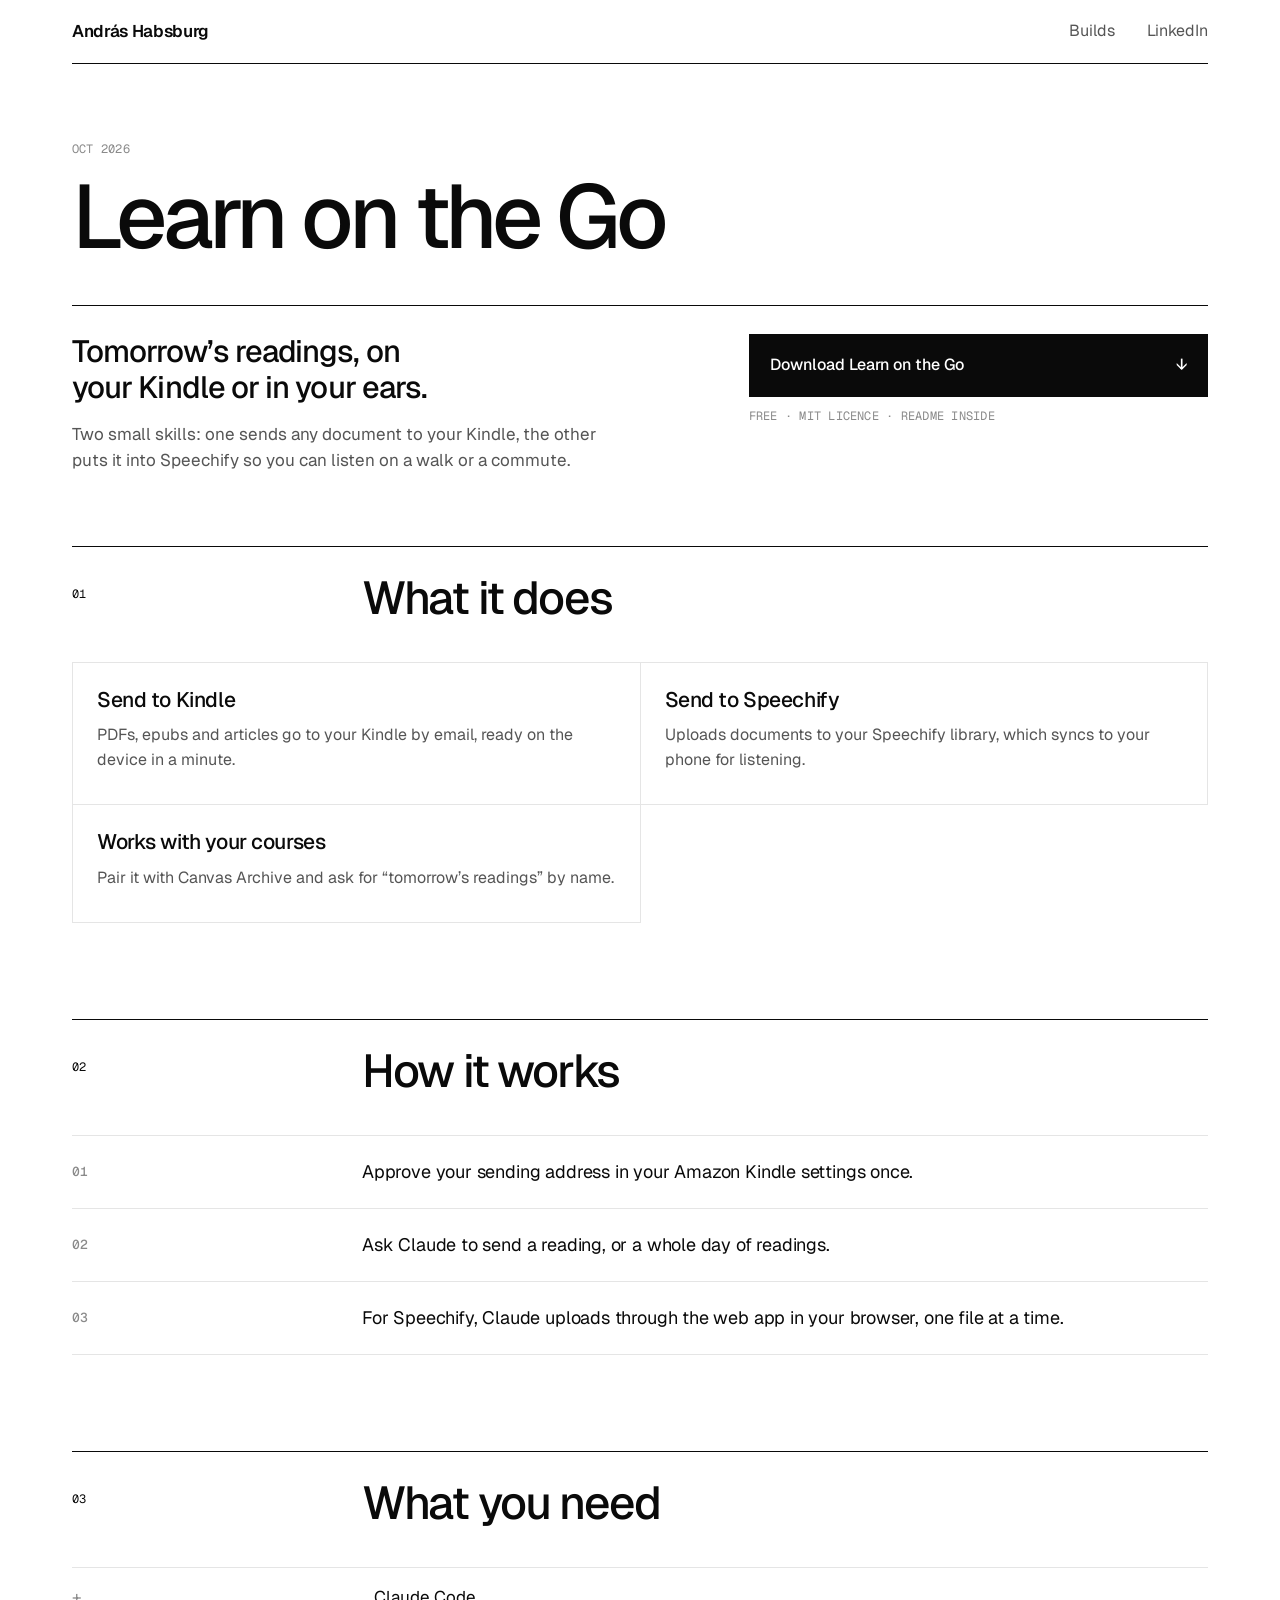
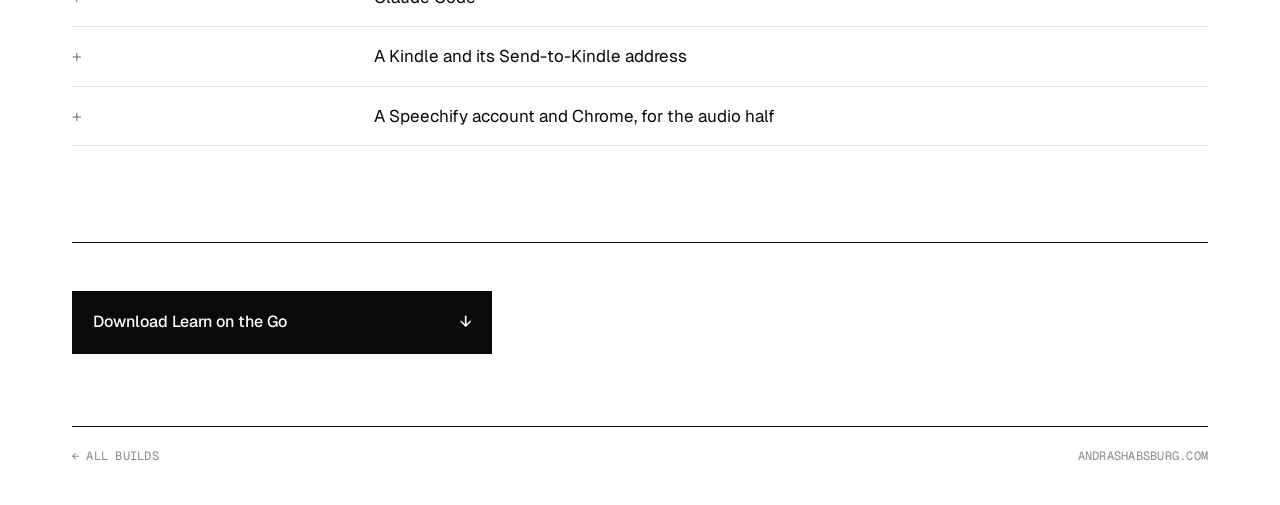
<file: learn-on-the-go/index.html>
<!doctype html>
<html lang="en">
<head>
<meta charset="utf-8">
<meta name="viewport" content="width=device-width, initial-scale=1">
<title>Learn on the Go · András Habsburg</title>
<meta name="description" content="Tomorrow’s readings, on your Kindle or in your ears.">
<link rel="preconnect" href="https://fonts.googleapis.com">
<link rel="preconnect" href="https://fonts.gstatic.com" crossorigin>
<link href="https://fonts.googleapis.com/css2?family=Geist:wght@400;500;600&family=Geist+Mono:wght@400;500&display=swap" rel="stylesheet">
<style>  :root { --bk: #0a0a0a; --wh: #fff; --g1: #f4f4f4; --g2: #e5e5e5; --g3: #8a8a8a; --g4: #555; --sans: "Geist", "Helvetica Neue", Arial, sans-serif; --mono: "Geist Mono", ui-monospace, monospace; }
  * { box-sizing: border-box; margin: 0; padding: 0; }
  body { background: var(--wh); color: var(--bk); font: 400 16px/1.55 var(--sans); -webkit-font-smoothing: antialiased; }
  a { color: inherit; text-decoration: none; }
  .wrap { max-width: 1200px; margin: 0 auto; padding: 0 32px; }
  .mono { font-family: var(--mono); font-size: 12px; letter-spacing: .02em; text-transform: uppercase; }
  .dim { color: var(--g3); }
  .grid { display: grid; grid-template-columns: repeat(12, 1fr); gap: 24px; }

  nav { display: flex; justify-content: space-between; align-items: center; height: 64px; border-bottom: 1px solid var(--bk); }
  .logo { font-weight: 600; font-size: 17px; letter-spacing: -.02em; }
  nav ul { display: flex; gap: 32px; list-style: none; }
  nav ul a { color: var(--g4); } nav ul a:hover { color: var(--bk); }

  .hero { padding: 72px 0 72px; }
  h1 { margin-top: 14px; font: 500 clamp(48px, 7vw, 100px)/.92 var(--sans); letter-spacing: -.055em; }
  .hero-row { margin-top: 48px; padding-top: 28px; border-top: 1px solid var(--bk); }
  .lede { grid-column: 1 / 7; }
  .tag-line { font: 500 clamp(24px, 2.4vw, 32px)/1.15 var(--sans); letter-spacing: -.03em; margin-bottom: 16px; text-wrap: balance; }
  .lede p:not(.tag-line) { color: var(--g4); font-size: 17px; max-width: 52ch; }
  .act { grid-column: 8 / 13; display: flex; flex-direction: column; gap: 10px; }
  .btn { display: flex; justify-content: space-between; align-items: center; padding: 18px 20px; border: 1px solid var(--bk); font-weight: 500; transition: background .15s, color .15s; }
  .btn.solid { background: var(--bk); color: var(--wh); }
  .btn.solid:hover { background: var(--wh); color: var(--bk); }
  .btn.end { margin-top: 48px; max-width: 420px; }
  .stat { margin-top: 24px; padding-top: 16px; border-top: 1px solid var(--g2); }
  .stat strong { display: block; font: 500 44px/1 var(--sans); letter-spacing: -.05em; }
  .stat span { color: var(--g4); font-size: 15px; }

  .shot { margin: 0 0 72px; border: 1px solid var(--bk); }
  .shot img { display: block; width: 100%; height: auto; }
  section { border-top: 1px solid var(--bk); padding: 28px 0 96px; }
  .head { margin-bottom: 40px; }
  .head .mono { grid-column: 1 / 4; padding-top: 10px; }
  .head h2 { grid-column: 4 / 12; font: 500 clamp(30px, 3.6vw, 48px)/1.02 var(--sans); letter-spacing: -.04em; }

  .does { display: grid; grid-template-columns: repeat(2, 1fr); border-left: 1px solid var(--g2); border-top: 1px solid var(--g2); }
  .does div { border-right: 1px solid var(--g2); border-bottom: 1px solid var(--g2); padding: 24px 24px 32px; }
  .does h3 { font-weight: 500; font-size: 21px; letter-spacing: -.02em; line-height: 1.25; }
  .does p { margin-top: 10px; color: var(--g4); }

  .steps { counter-reset: s; list-style: none; }
  .steps li { counter-increment: s; display: grid; grid-template-columns: repeat(12, 1fr); gap: 24px; padding: 22px 0; border-top: 1px solid var(--g2); font-size: 18px; letter-spacing: -.01em; }
  .steps li:last-child { border-bottom: 1px solid var(--g2); }
  .steps li::before { content: "0" counter(s); grid-column: 1 / 4; font: 500 13px var(--mono); color: var(--g3); padding-top: 5px; }
  .steps li::before { grid-column: 1 / 4; }
  .steps li > span { grid-column: 4 / 13; }

  .need { list-style: none; border-top: 1px solid var(--g2); }
  .need li { padding: 16px 0; border-bottom: 1px solid var(--g2); font-size: 17px; display: grid; grid-template-columns: 3fr 9fr; gap: 24px; }
  .need li::before { content: "+"; color: var(--g3); }

  .stats4 { display: grid; grid-template-columns: repeat(4, 1fr); border-left: 1px solid var(--g2); border-top: 1px solid var(--g2); }
  .stats4 div { border-right: 1px solid var(--g2); border-bottom: 1px solid var(--g2); padding: 24px 22px 28px; }
  .stats4 strong { display: block; font: 500 clamp(34px, 3.6vw, 48px)/1 var(--sans); letter-spacing: -.05em; }
  .stats4 span { display: block; margin-top: 12px; color: var(--g4); font-size: 15px; line-height: 1.4; }
  .secnote { margin-top: 28px; max-width: 70ch; color: var(--g4); font-size: 17px; }
  .endcta { border-top: 1px solid var(--bk); padding: 0 0 72px; }
  .related { padding-bottom: 56px; }
  .related a { display: block; margin-top: 16px; padding: 24px; border: 1px solid var(--bk); transition: background .15s; }
  .related a:hover { background: var(--g1); }
  .related h3 { font-weight: 500; font-size: 24px; letter-spacing: -.025em; }
  .related p { margin-top: 8px; color: var(--g4); }
  footer { border-top: 1px solid var(--bk); padding: 20px 0 40px; display: flex; justify-content: space-between; color: var(--g3); }
  footer a:hover { color: var(--bk); }

  @media (max-width: 860px) {
    .wrap { padding: 0 20px; }
    nav ul li:first-child { display: none; }
    .hero { padding: 48px 0 56px; }
    .grid { grid-template-columns: 1fr; gap: 20px; }
    .grid > * { grid-column: 1 / -1 !important; }
    .does { grid-template-columns: 1fr; }
    .stats4 { grid-template-columns: 1fr 1fr; }
    .steps li, .need li { grid-template-columns: 40px 1fr; gap: 12px; }
    .steps li > span { grid-column: 2 / 3; }
    section { padding-bottom: 64px; }
    footer { flex-direction: column; gap: 8px; }
  }
</style>
<link rel="alternate" type="application/rss+xml" title="András Habsburg" href="https://andrashabsburg.com/feed.xml">
</head>
<body>
<div class="wrap">
  <nav><a class="logo" href="../">András Habsburg</a><ul><li><a href="../#builds">Builds</a></li><li><a href="https://www.linkedin.com/in/andras-habsburg/">LinkedIn</a></li></ul></nav>
  <header class="hero">
    <span class="mono dim">Oct 2026</span>
    <h1>Learn on the Go</h1>
    <div class="hero-row grid">
      <div class="lede"><p class="tag-line">Tomorrow’s readings, on your Kindle or in your ears.</p><p>Two small skills: one sends any document to your Kindle, the other puts it into Speechify so you can listen on a walk or a commute.</p></div>
      <div class="act">
        <a class="btn solid" href="learn-on-the-go.zip">Download Learn on the Go <span>&darr;</span></a>
        <span class="mono dim">Free · MIT licence · README inside</span>
        
      </div>
    </div>
  </header>
  
  <section><div class="head grid"><span class="mono">01</span><h2>What it does</h2></div><div class="does"><div><h3>Send to Kindle</h3><p>PDFs, epubs and articles go to your Kindle by email, ready on the device in a minute.</p></div><div><h3>Send to Speechify</h3><p>Uploads documents to your Speechify library, which syncs to your phone for listening.</p></div><div><h3>Works with your courses</h3><p>Pair it with Canvas Archive and ask for “tomorrow’s readings” by name.</p></div></div></section><section><div class="head grid"><span class="mono">02</span><h2>How it works</h2></div><ol class="steps"><li><span>Approve your sending address in your Amazon Kindle settings once.</span></li><li><span>Ask Claude to send a reading, or a whole day of readings.</span></li><li><span>For Speechify, Claude uploads through the web app in your browser, one file at a time.</span></li></ol></section><section><div class="head grid"><span class="mono">03</span><h2>What you need</h2></div><ul class="need"><li>Claude Code</li><li>A Kindle and its Send-to-Kindle address</li><li>A Speechify account and Chrome, for the audio half</li></ul></section>
  <div class="endcta"><a class="btn solid end" href="learn-on-the-go.zip">Download Learn on the Go <span>&darr;</span></a></div>
  <footer class="mono"><a href="../">&larr; All builds</a><span>andrashabsburg.com</span></footer>
</div>
</body>
</html>
</file>
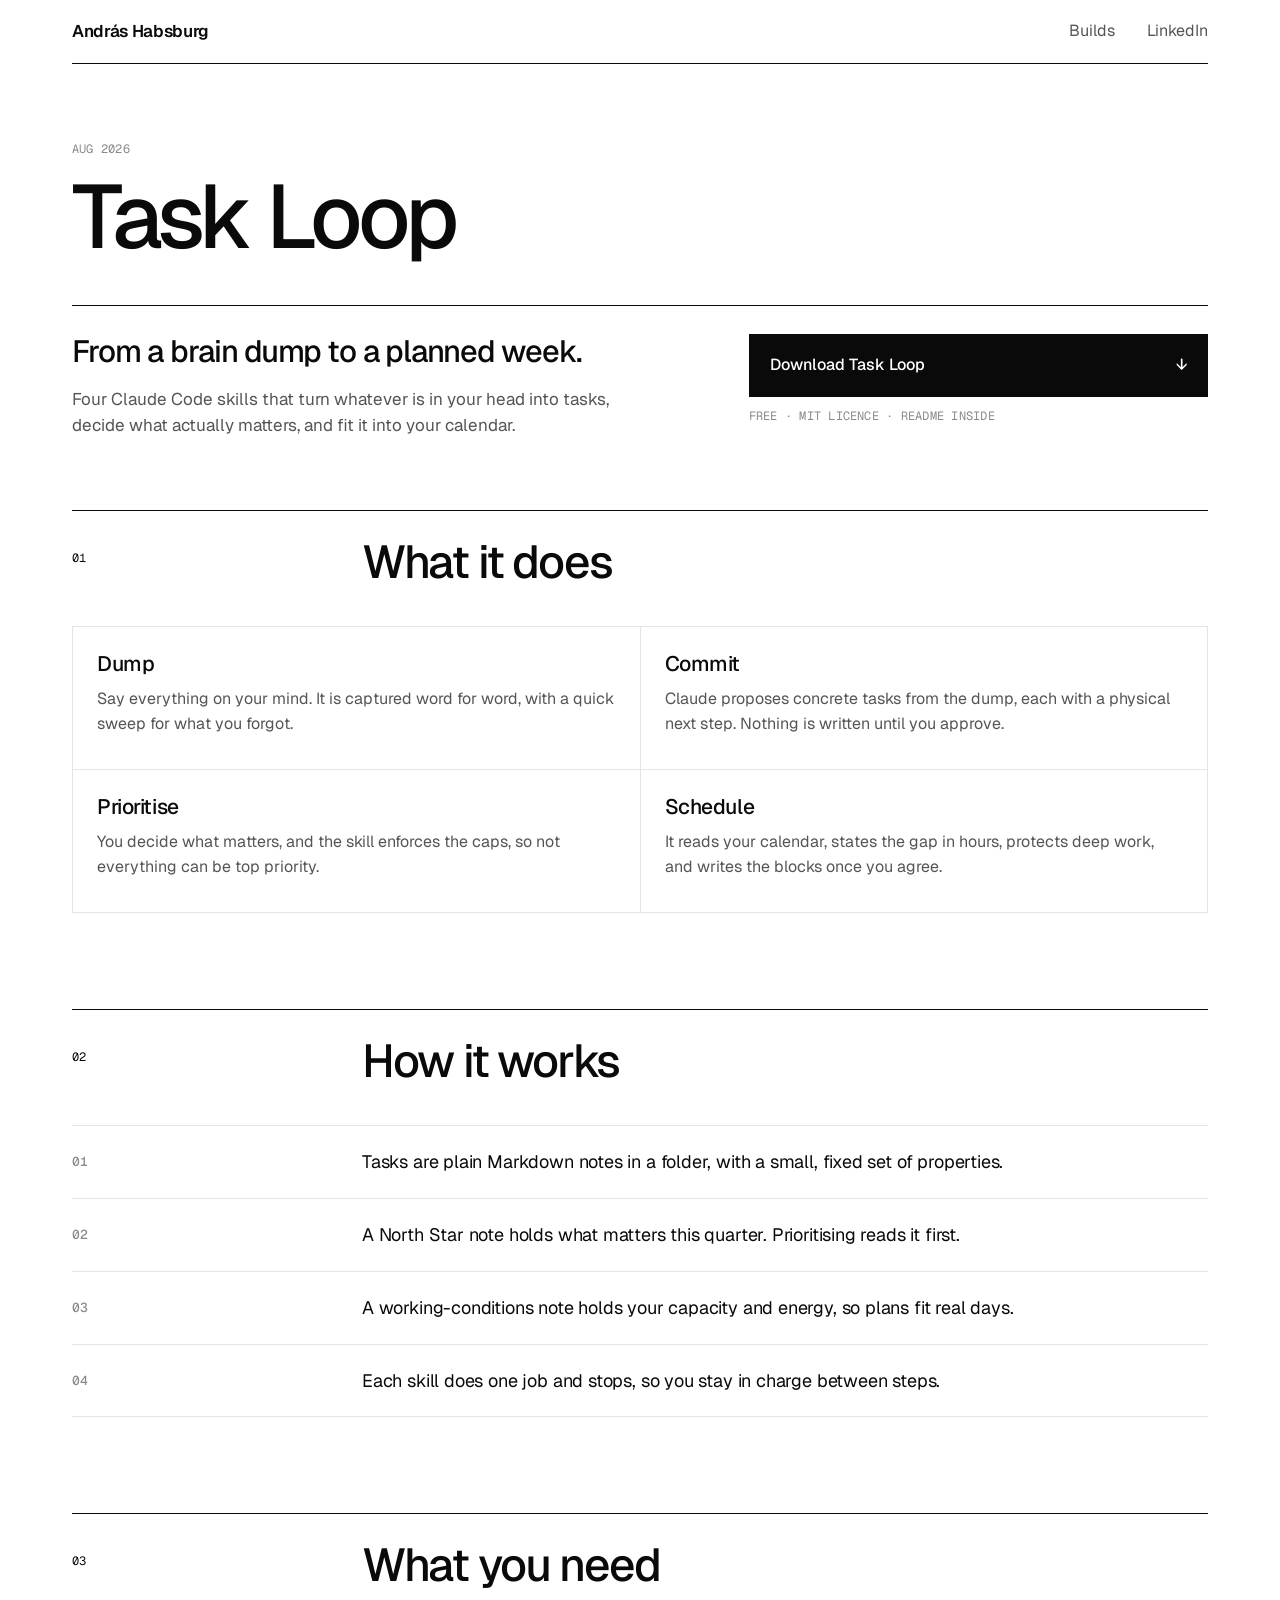
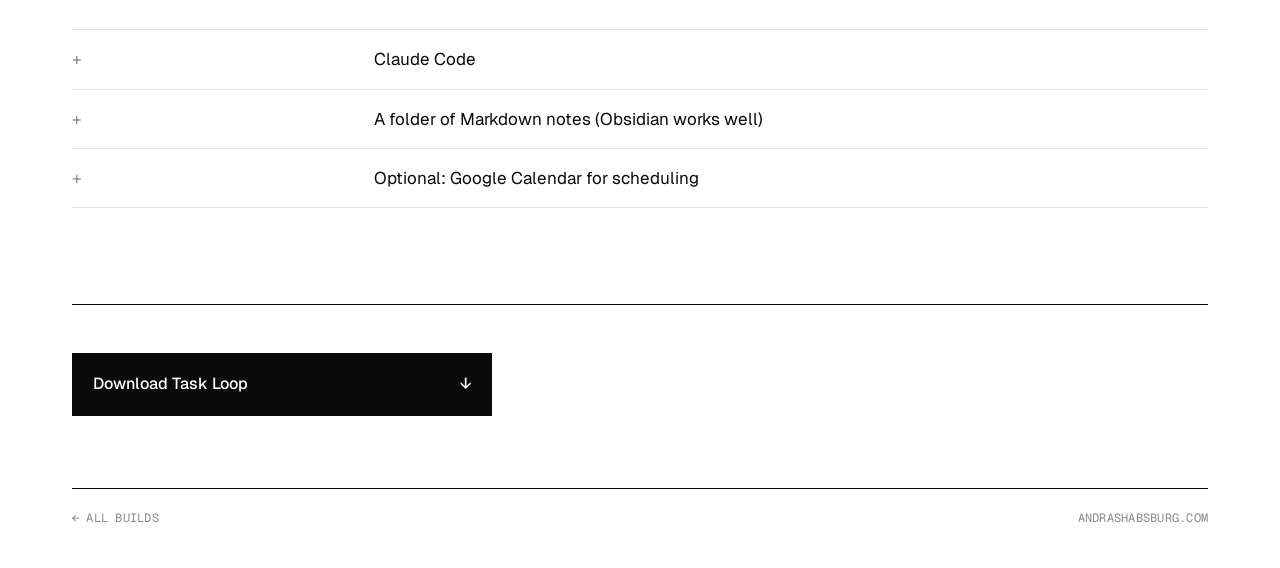
<file: task-loop/index.html>
<!doctype html>
<html lang="en">
<head>
<meta charset="utf-8">
<meta name="viewport" content="width=device-width, initial-scale=1">
<title>Task Loop · András Habsburg</title>
<meta name="description" content="From a brain dump to a planned week.">
<link rel="preconnect" href="https://fonts.googleapis.com">
<link rel="preconnect" href="https://fonts.gstatic.com" crossorigin>
<link href="https://fonts.googleapis.com/css2?family=Geist:wght@400;500;600&family=Geist+Mono:wght@400;500&display=swap" rel="stylesheet">
<style>  :root { --bk: #0a0a0a; --wh: #fff; --g1: #f4f4f4; --g2: #e5e5e5; --g3: #8a8a8a; --g4: #555; --sans: "Geist", "Helvetica Neue", Arial, sans-serif; --mono: "Geist Mono", ui-monospace, monospace; }
  * { box-sizing: border-box; margin: 0; padding: 0; }
  body { background: var(--wh); color: var(--bk); font: 400 16px/1.55 var(--sans); -webkit-font-smoothing: antialiased; }
  a { color: inherit; text-decoration: none; }
  .wrap { max-width: 1200px; margin: 0 auto; padding: 0 32px; }
  .mono { font-family: var(--mono); font-size: 12px; letter-spacing: .02em; text-transform: uppercase; }
  .dim { color: var(--g3); }
  .grid { display: grid; grid-template-columns: repeat(12, 1fr); gap: 24px; }

  nav { display: flex; justify-content: space-between; align-items: center; height: 64px; border-bottom: 1px solid var(--bk); }
  .logo { font-weight: 600; font-size: 17px; letter-spacing: -.02em; }
  nav ul { display: flex; gap: 32px; list-style: none; }
  nav ul a { color: var(--g4); } nav ul a:hover { color: var(--bk); }

  .hero { padding: 72px 0 72px; }
  h1 { margin-top: 14px; font: 500 clamp(48px, 7vw, 100px)/.92 var(--sans); letter-spacing: -.055em; }
  .hero-row { margin-top: 48px; padding-top: 28px; border-top: 1px solid var(--bk); }
  .lede { grid-column: 1 / 7; }
  .tag-line { font: 500 clamp(24px, 2.4vw, 32px)/1.15 var(--sans); letter-spacing: -.03em; margin-bottom: 16px; text-wrap: balance; }
  .lede p:not(.tag-line) { color: var(--g4); font-size: 17px; max-width: 52ch; }
  .act { grid-column: 8 / 13; display: flex; flex-direction: column; gap: 10px; }
  .btn { display: flex; justify-content: space-between; align-items: center; padding: 18px 20px; border: 1px solid var(--bk); font-weight: 500; transition: background .15s, color .15s; }
  .btn.solid { background: var(--bk); color: var(--wh); }
  .btn.solid:hover { background: var(--wh); color: var(--bk); }
  .btn.end { margin-top: 48px; max-width: 420px; }
  .stat { margin-top: 24px; padding-top: 16px; border-top: 1px solid var(--g2); }
  .stat strong { display: block; font: 500 44px/1 var(--sans); letter-spacing: -.05em; }
  .stat span { color: var(--g4); font-size: 15px; }

  .shot { margin: 0 0 72px; border: 1px solid var(--bk); }
  .shot img { display: block; width: 100%; height: auto; }
  section { border-top: 1px solid var(--bk); padding: 28px 0 96px; }
  .head { margin-bottom: 40px; }
  .head .mono { grid-column: 1 / 4; padding-top: 10px; }
  .head h2 { grid-column: 4 / 12; font: 500 clamp(30px, 3.6vw, 48px)/1.02 var(--sans); letter-spacing: -.04em; }

  .does { display: grid; grid-template-columns: repeat(2, 1fr); border-left: 1px solid var(--g2); border-top: 1px solid var(--g2); }
  .does div { border-right: 1px solid var(--g2); border-bottom: 1px solid var(--g2); padding: 24px 24px 32px; }
  .does h3 { font-weight: 500; font-size: 21px; letter-spacing: -.02em; line-height: 1.25; }
  .does p { margin-top: 10px; color: var(--g4); }

  .steps { counter-reset: s; list-style: none; }
  .steps li { counter-increment: s; display: grid; grid-template-columns: repeat(12, 1fr); gap: 24px; padding: 22px 0; border-top: 1px solid var(--g2); font-size: 18px; letter-spacing: -.01em; }
  .steps li:last-child { border-bottom: 1px solid var(--g2); }
  .steps li::before { content: "0" counter(s); grid-column: 1 / 4; font: 500 13px var(--mono); color: var(--g3); padding-top: 5px; }
  .steps li::before { grid-column: 1 / 4; }
  .steps li > span { grid-column: 4 / 13; }

  .need { list-style: none; border-top: 1px solid var(--g2); }
  .need li { padding: 16px 0; border-bottom: 1px solid var(--g2); font-size: 17px; display: grid; grid-template-columns: 3fr 9fr; gap: 24px; }
  .need li::before { content: "+"; color: var(--g3); }

  .stats4 { display: grid; grid-template-columns: repeat(4, 1fr); border-left: 1px solid var(--g2); border-top: 1px solid var(--g2); }
  .stats4 div { border-right: 1px solid var(--g2); border-bottom: 1px solid var(--g2); padding: 24px 22px 28px; }
  .stats4 strong { display: block; font: 500 clamp(34px, 3.6vw, 48px)/1 var(--sans); letter-spacing: -.05em; }
  .stats4 span { display: block; margin-top: 12px; color: var(--g4); font-size: 15px; line-height: 1.4; }
  .secnote { margin-top: 28px; max-width: 70ch; color: var(--g4); font-size: 17px; }
  .endcta { border-top: 1px solid var(--bk); padding: 0 0 72px; }
  .related { padding-bottom: 56px; }
  .related a { display: block; margin-top: 16px; padding: 24px; border: 1px solid var(--bk); transition: background .15s; }
  .related a:hover { background: var(--g1); }
  .related h3 { font-weight: 500; font-size: 24px; letter-spacing: -.025em; }
  .related p { margin-top: 8px; color: var(--g4); }
  footer { border-top: 1px solid var(--bk); padding: 20px 0 40px; display: flex; justify-content: space-between; color: var(--g3); }
  footer a:hover { color: var(--bk); }

  @media (max-width: 860px) {
    .wrap { padding: 0 20px; }
    nav ul li:first-child { display: none; }
    .hero { padding: 48px 0 56px; }
    .grid { grid-template-columns: 1fr; gap: 20px; }
    .grid > * { grid-column: 1 / -1 !important; }
    .does { grid-template-columns: 1fr; }
    .stats4 { grid-template-columns: 1fr 1fr; }
    .steps li, .need li { grid-template-columns: 40px 1fr; gap: 12px; }
    .steps li > span { grid-column: 2 / 3; }
    section { padding-bottom: 64px; }
    footer { flex-direction: column; gap: 8px; }
  }
</style>
<link rel="alternate" type="application/rss+xml" title="András Habsburg" href="https://andrashabsburg.com/feed.xml">
</head>
<body>
<div class="wrap">
  <nav><a class="logo" href="../">András Habsburg</a><ul><li><a href="../#builds">Builds</a></li><li><a href="https://www.linkedin.com/in/andras-habsburg/">LinkedIn</a></li></ul></nav>
  <header class="hero">
    <span class="mono dim">Aug 2026</span>
    <h1>Task Loop</h1>
    <div class="hero-row grid">
      <div class="lede"><p class="tag-line">From a brain dump to a planned week.</p><p>Four Claude Code skills that turn whatever is in your head into tasks, decide what actually matters, and fit it into your calendar.</p></div>
      <div class="act">
        <a class="btn solid" href="task-loop.zip">Download Task Loop <span>&darr;</span></a>
        <span class="mono dim">Free · MIT licence · README inside</span>
        
      </div>
    </div>
  </header>
  
  <section><div class="head grid"><span class="mono">01</span><h2>What it does</h2></div><div class="does"><div><h3>Dump</h3><p>Say everything on your mind. It is captured word for word, with a quick sweep for what you forgot.</p></div><div><h3>Commit</h3><p>Claude proposes concrete tasks from the dump, each with a physical next step. Nothing is written until you approve.</p></div><div><h3>Prioritise</h3><p>You decide what matters, and the skill enforces the caps, so not everything can be top priority.</p></div><div><h3>Schedule</h3><p>It reads your calendar, states the gap in hours, protects deep work, and writes the blocks once you agree.</p></div></div></section><section><div class="head grid"><span class="mono">02</span><h2>How it works</h2></div><ol class="steps"><li><span>Tasks are plain Markdown notes in a folder, with a small, fixed set of properties.</span></li><li><span>A North Star note holds what matters this quarter. Prioritising reads it first.</span></li><li><span>A working-conditions note holds your capacity and energy, so plans fit real days.</span></li><li><span>Each skill does one job and stops, so you stay in charge between steps.</span></li></ol></section><section><div class="head grid"><span class="mono">03</span><h2>What you need</h2></div><ul class="need"><li>Claude Code</li><li>A folder of Markdown notes (Obsidian works well)</li><li>Optional: Google Calendar for scheduling</li></ul></section>
  <div class="endcta"><a class="btn solid end" href="task-loop.zip">Download Task Loop <span>&darr;</span></a></div>
  <footer class="mono"><a href="../">&larr; All builds</a><span>andrashabsburg.com</span></footer>
</div>
</body>
</html>
</file>
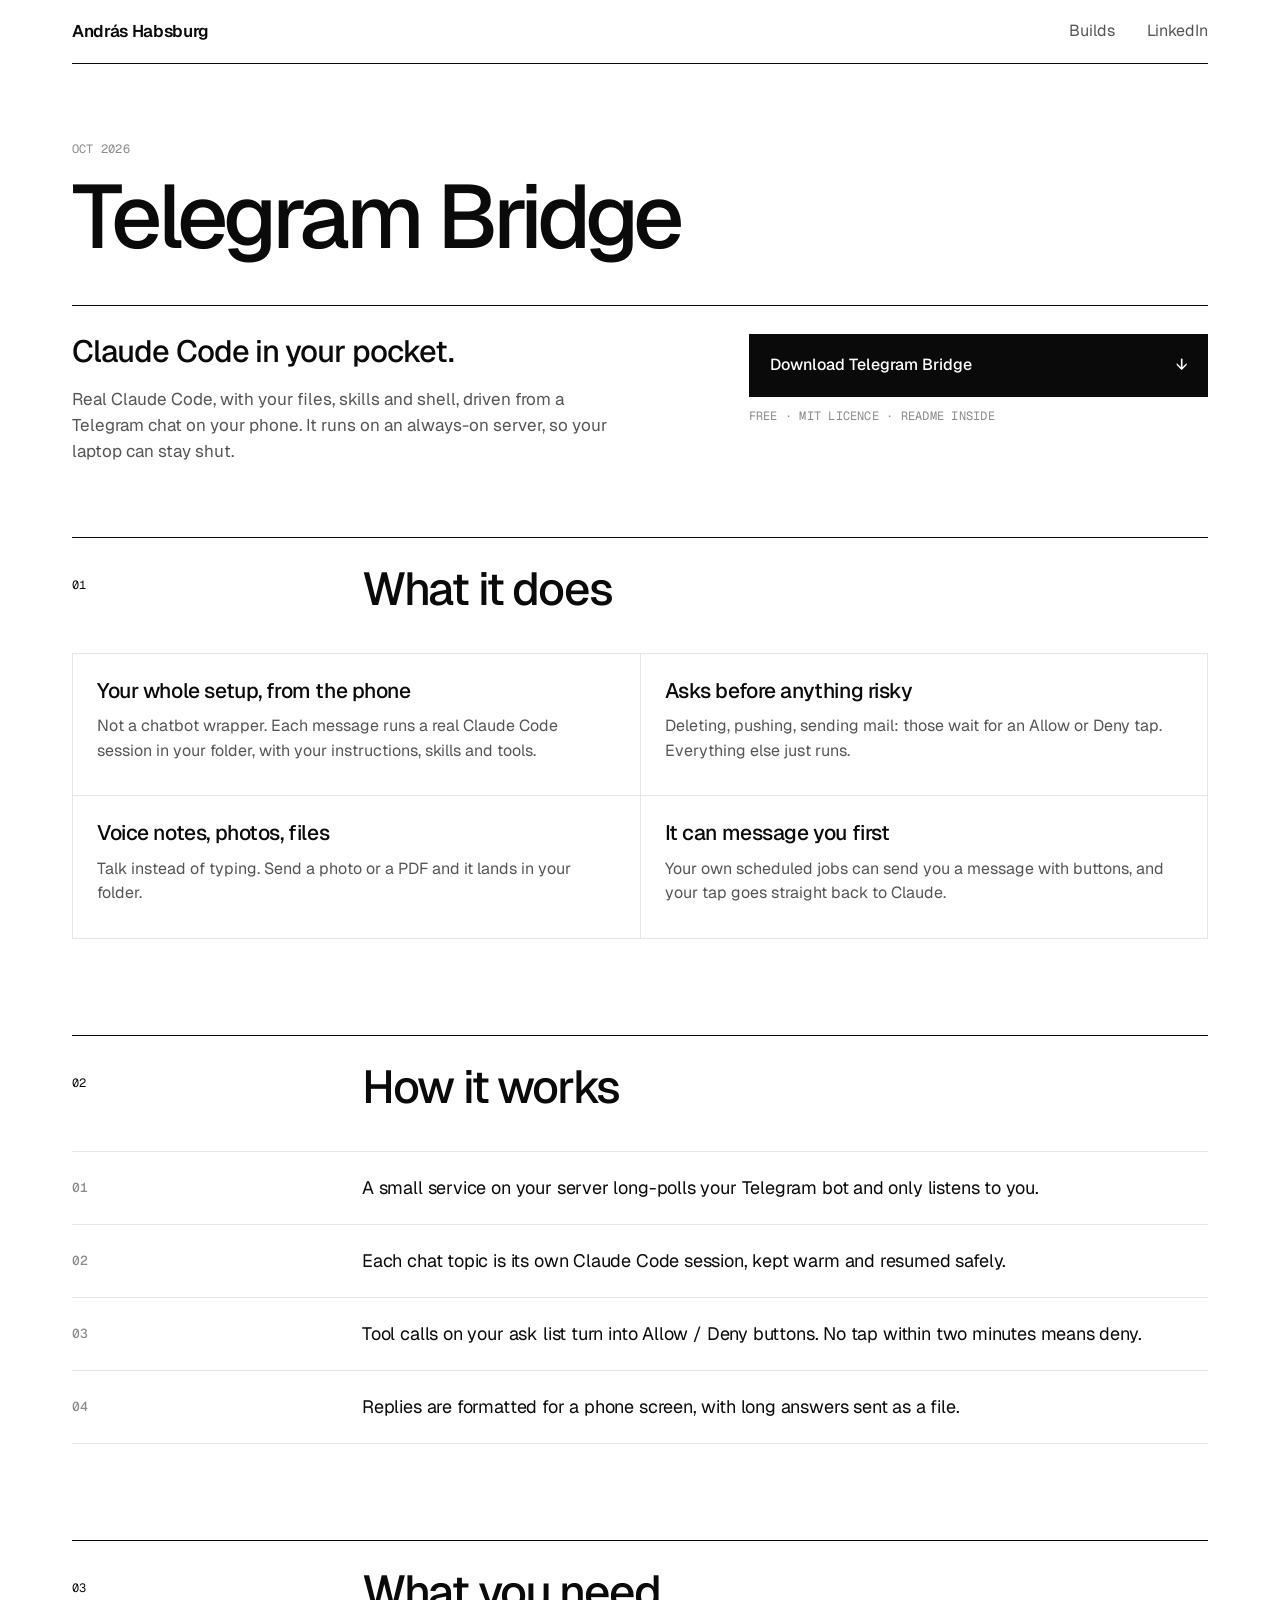
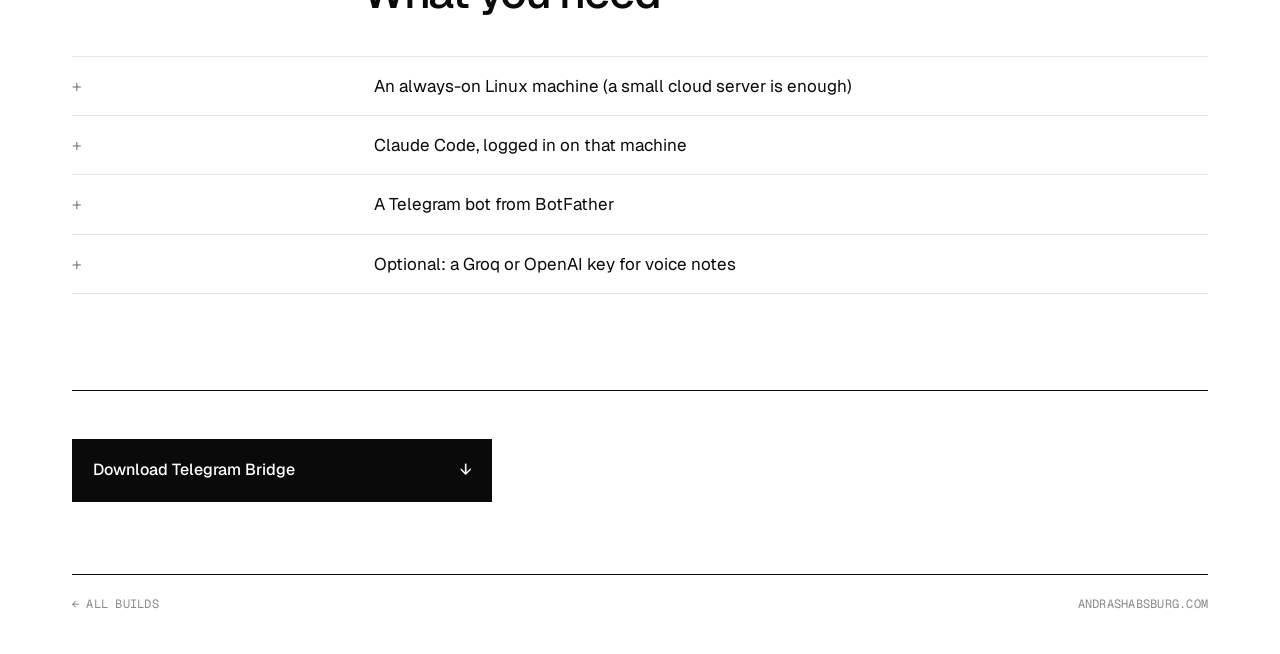
<file: telegram-bridge/index.html>
<!doctype html>
<html lang="en">
<head>
<meta charset="utf-8">
<meta name="viewport" content="width=device-width, initial-scale=1">
<title>Telegram Bridge · András Habsburg</title>
<meta name="description" content="Claude Code in your pocket.">
<link rel="preconnect" href="https://fonts.googleapis.com">
<link rel="preconnect" href="https://fonts.gstatic.com" crossorigin>
<link href="https://fonts.googleapis.com/css2?family=Geist:wght@400;500;600&family=Geist+Mono:wght@400;500&display=swap" rel="stylesheet">
<style>  :root { --bk: #0a0a0a; --wh: #fff; --g1: #f4f4f4; --g2: #e5e5e5; --g3: #8a8a8a; --g4: #555; --sans: "Geist", "Helvetica Neue", Arial, sans-serif; --mono: "Geist Mono", ui-monospace, monospace; }
  * { box-sizing: border-box; margin: 0; padding: 0; }
  body { background: var(--wh); color: var(--bk); font: 400 16px/1.55 var(--sans); -webkit-font-smoothing: antialiased; }
  a { color: inherit; text-decoration: none; }
  .wrap { max-width: 1200px; margin: 0 auto; padding: 0 32px; }
  .mono { font-family: var(--mono); font-size: 12px; letter-spacing: .02em; text-transform: uppercase; }
  .dim { color: var(--g3); }
  .grid { display: grid; grid-template-columns: repeat(12, 1fr); gap: 24px; }

  nav { display: flex; justify-content: space-between; align-items: center; height: 64px; border-bottom: 1px solid var(--bk); }
  .logo { font-weight: 600; font-size: 17px; letter-spacing: -.02em; }
  nav ul { display: flex; gap: 32px; list-style: none; }
  nav ul a { color: var(--g4); } nav ul a:hover { color: var(--bk); }

  .hero { padding: 72px 0 72px; }
  h1 { margin-top: 14px; font: 500 clamp(48px, 7vw, 100px)/.92 var(--sans); letter-spacing: -.055em; }
  .hero-row { margin-top: 48px; padding-top: 28px; border-top: 1px solid var(--bk); }
  .lede { grid-column: 1 / 7; }
  .tag-line { font: 500 clamp(24px, 2.4vw, 32px)/1.15 var(--sans); letter-spacing: -.03em; margin-bottom: 16px; text-wrap: balance; }
  .lede p:not(.tag-line) { color: var(--g4); font-size: 17px; max-width: 52ch; }
  .act { grid-column: 8 / 13; display: flex; flex-direction: column; gap: 10px; }
  .btn { display: flex; justify-content: space-between; align-items: center; padding: 18px 20px; border: 1px solid var(--bk); font-weight: 500; transition: background .15s, color .15s; }
  .btn.solid { background: var(--bk); color: var(--wh); }
  .btn.solid:hover { background: var(--wh); color: var(--bk); }
  .btn.end { margin-top: 48px; max-width: 420px; }
  .stat { margin-top: 24px; padding-top: 16px; border-top: 1px solid var(--g2); }
  .stat strong { display: block; font: 500 44px/1 var(--sans); letter-spacing: -.05em; }
  .stat span { color: var(--g4); font-size: 15px; }

  .shot { margin: 0 0 72px; border: 1px solid var(--bk); }
  .shot img { display: block; width: 100%; height: auto; }
  section { border-top: 1px solid var(--bk); padding: 28px 0 96px; }
  .head { margin-bottom: 40px; }
  .head .mono { grid-column: 1 / 4; padding-top: 10px; }
  .head h2 { grid-column: 4 / 12; font: 500 clamp(30px, 3.6vw, 48px)/1.02 var(--sans); letter-spacing: -.04em; }

  .does { display: grid; grid-template-columns: repeat(2, 1fr); border-left: 1px solid var(--g2); border-top: 1px solid var(--g2); }
  .does div { border-right: 1px solid var(--g2); border-bottom: 1px solid var(--g2); padding: 24px 24px 32px; }
  .does h3 { font-weight: 500; font-size: 21px; letter-spacing: -.02em; line-height: 1.25; }
  .does p { margin-top: 10px; color: var(--g4); }

  .steps { counter-reset: s; list-style: none; }
  .steps li { counter-increment: s; display: grid; grid-template-columns: repeat(12, 1fr); gap: 24px; padding: 22px 0; border-top: 1px solid var(--g2); font-size: 18px; letter-spacing: -.01em; }
  .steps li:last-child { border-bottom: 1px solid var(--g2); }
  .steps li::before { content: "0" counter(s); grid-column: 1 / 4; font: 500 13px var(--mono); color: var(--g3); padding-top: 5px; }
  .steps li::before { grid-column: 1 / 4; }
  .steps li > span { grid-column: 4 / 13; }

  .need { list-style: none; border-top: 1px solid var(--g2); }
  .need li { padding: 16px 0; border-bottom: 1px solid var(--g2); font-size: 17px; display: grid; grid-template-columns: 3fr 9fr; gap: 24px; }
  .need li::before { content: "+"; color: var(--g3); }

  .stats4 { display: grid; grid-template-columns: repeat(4, 1fr); border-left: 1px solid var(--g2); border-top: 1px solid var(--g2); }
  .stats4 div { border-right: 1px solid var(--g2); border-bottom: 1px solid var(--g2); padding: 24px 22px 28px; }
  .stats4 strong { display: block; font: 500 clamp(34px, 3.6vw, 48px)/1 var(--sans); letter-spacing: -.05em; }
  .stats4 span { display: block; margin-top: 12px; color: var(--g4); font-size: 15px; line-height: 1.4; }
  .secnote { margin-top: 28px; max-width: 70ch; color: var(--g4); font-size: 17px; }
  .endcta { border-top: 1px solid var(--bk); padding: 0 0 72px; }
  .related { padding-bottom: 56px; }
  .related a { display: block; margin-top: 16px; padding: 24px; border: 1px solid var(--bk); transition: background .15s; }
  .related a:hover { background: var(--g1); }
  .related h3 { font-weight: 500; font-size: 24px; letter-spacing: -.025em; }
  .related p { margin-top: 8px; color: var(--g4); }
  footer { border-top: 1px solid var(--bk); padding: 20px 0 40px; display: flex; justify-content: space-between; color: var(--g3); }
  footer a:hover { color: var(--bk); }

  @media (max-width: 860px) {
    .wrap { padding: 0 20px; }
    nav ul li:first-child { display: none; }
    .hero { padding: 48px 0 56px; }
    .grid { grid-template-columns: 1fr; gap: 20px; }
    .grid > * { grid-column: 1 / -1 !important; }
    .does { grid-template-columns: 1fr; }
    .stats4 { grid-template-columns: 1fr 1fr; }
    .steps li, .need li { grid-template-columns: 40px 1fr; gap: 12px; }
    .steps li > span { grid-column: 2 / 3; }
    section { padding-bottom: 64px; }
    footer { flex-direction: column; gap: 8px; }
  }
</style>
<link rel="alternate" type="application/rss+xml" title="András Habsburg" href="https://andrashabsburg.com/feed.xml">
</head>
<body>
<div class="wrap">
  <nav><a class="logo" href="../">András Habsburg</a><ul><li><a href="../#builds">Builds</a></li><li><a href="https://www.linkedin.com/in/andras-habsburg/">LinkedIn</a></li></ul></nav>
  <header class="hero">
    <span class="mono dim">Oct 2026</span>
    <h1>Telegram Bridge</h1>
    <div class="hero-row grid">
      <div class="lede"><p class="tag-line">Claude Code in your pocket.</p><p>Real Claude Code, with your files, skills and shell, driven from a Telegram chat on your phone. It runs on an always-on server, so your laptop can stay shut.</p></div>
      <div class="act">
        <a class="btn solid" href="telegram-bridge.zip">Download Telegram Bridge <span>&darr;</span></a>
        <span class="mono dim">Free · MIT licence · README inside</span>
        
      </div>
    </div>
  </header>
  
  <section><div class="head grid"><span class="mono">01</span><h2>What it does</h2></div><div class="does"><div><h3>Your whole setup, from the phone</h3><p>Not a chatbot wrapper. Each message runs a real Claude Code session in your folder, with your instructions, skills and tools.</p></div><div><h3>Asks before anything risky</h3><p>Deleting, pushing, sending mail: those wait for an Allow or Deny tap. Everything else just runs.</p></div><div><h3>Voice notes, photos, files</h3><p>Talk instead of typing. Send a photo or a PDF and it lands in your folder.</p></div><div><h3>It can message you first</h3><p>Your own scheduled jobs can send you a message with buttons, and your tap goes straight back to Claude.</p></div></div></section><section><div class="head grid"><span class="mono">02</span><h2>How it works</h2></div><ol class="steps"><li><span>A small service on your server long-polls your Telegram bot and only listens to you.</span></li><li><span>Each chat topic is its own Claude Code session, kept warm and resumed safely.</span></li><li><span>Tool calls on your ask list turn into Allow / Deny buttons. No tap within two minutes means deny.</span></li><li><span>Replies are formatted for a phone screen, with long answers sent as a file.</span></li></ol></section><section><div class="head grid"><span class="mono">03</span><h2>What you need</h2></div><ul class="need"><li>An always-on Linux machine (a small cloud server is enough)</li><li>Claude Code, logged in on that machine</li><li>A Telegram bot from BotFather</li><li>Optional: a Groq or OpenAI key for voice notes</li></ul></section>
  <div class="endcta"><a class="btn solid end" href="telegram-bridge.zip">Download Telegram Bridge <span>&darr;</span></a></div>
  <footer class="mono"><a href="../">&larr; All builds</a><span>andrashabsburg.com</span></footer>
</div>
</body>
</html>
</file>
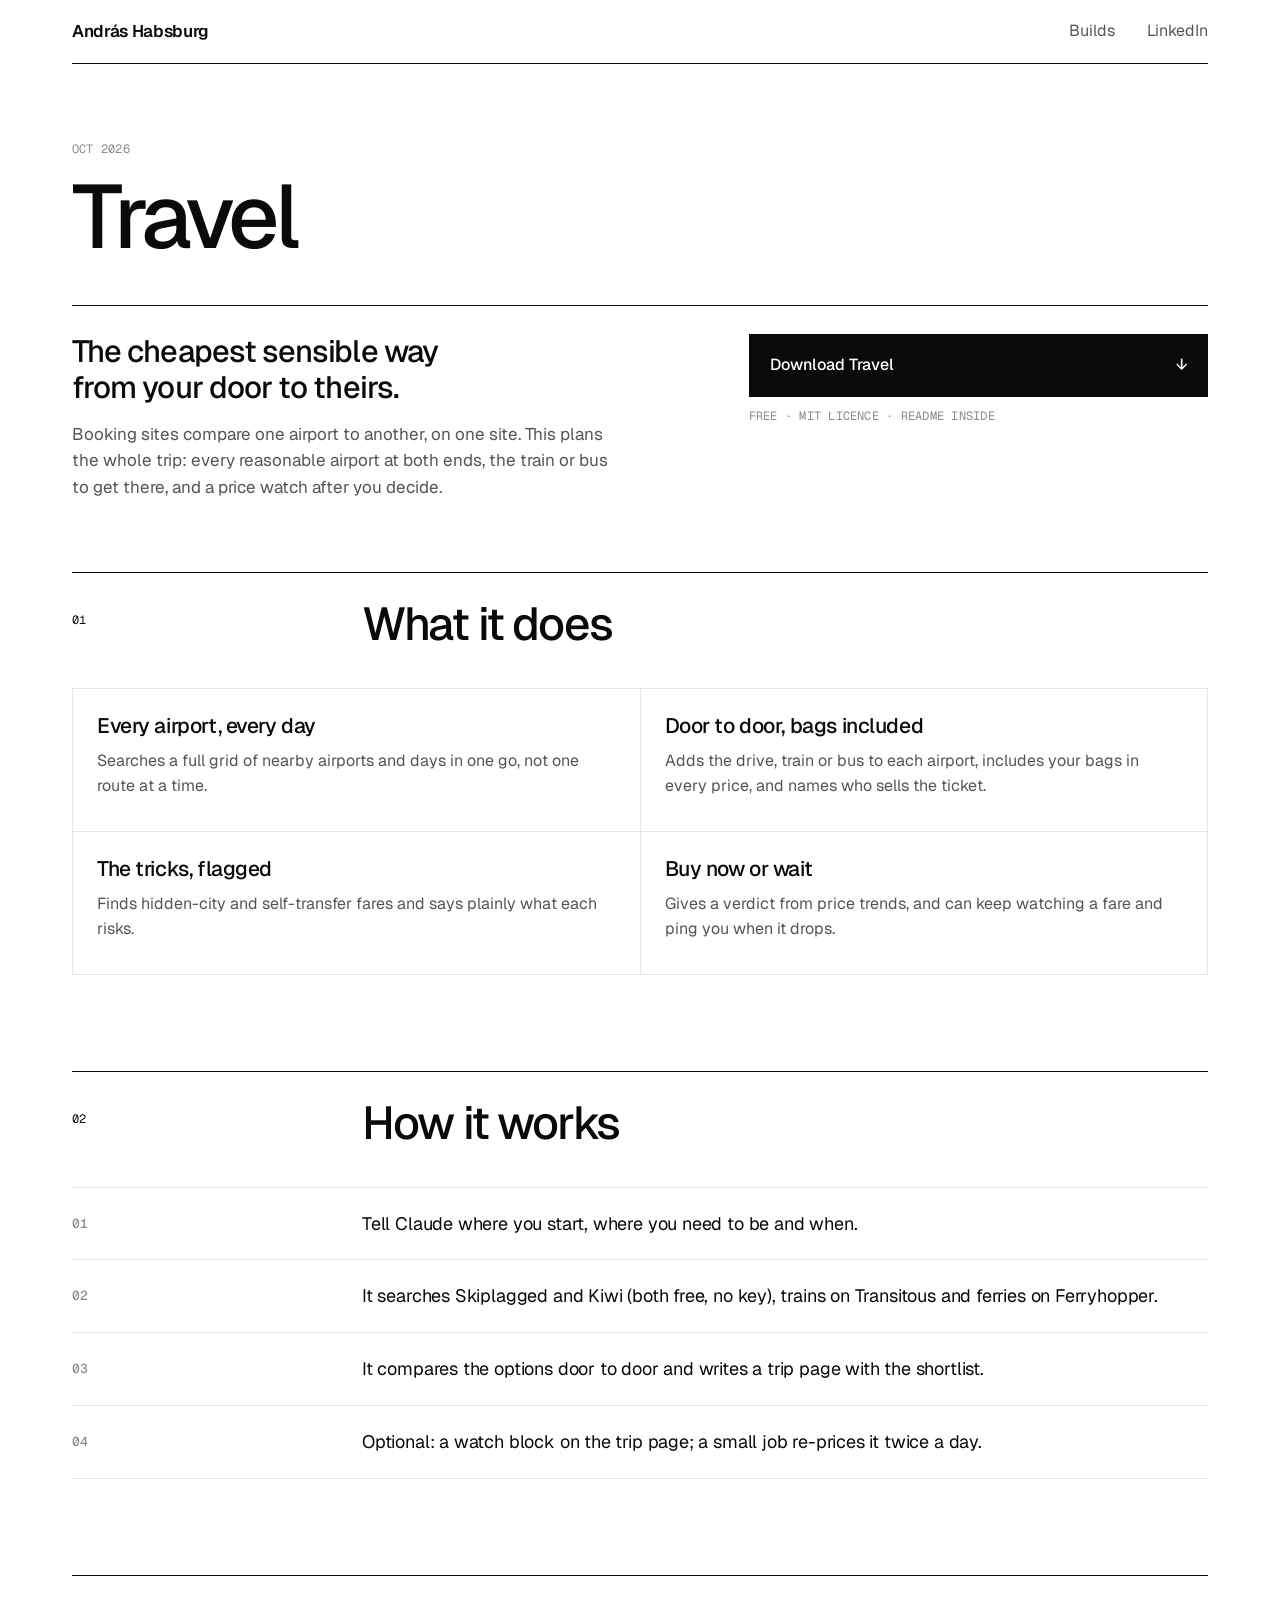
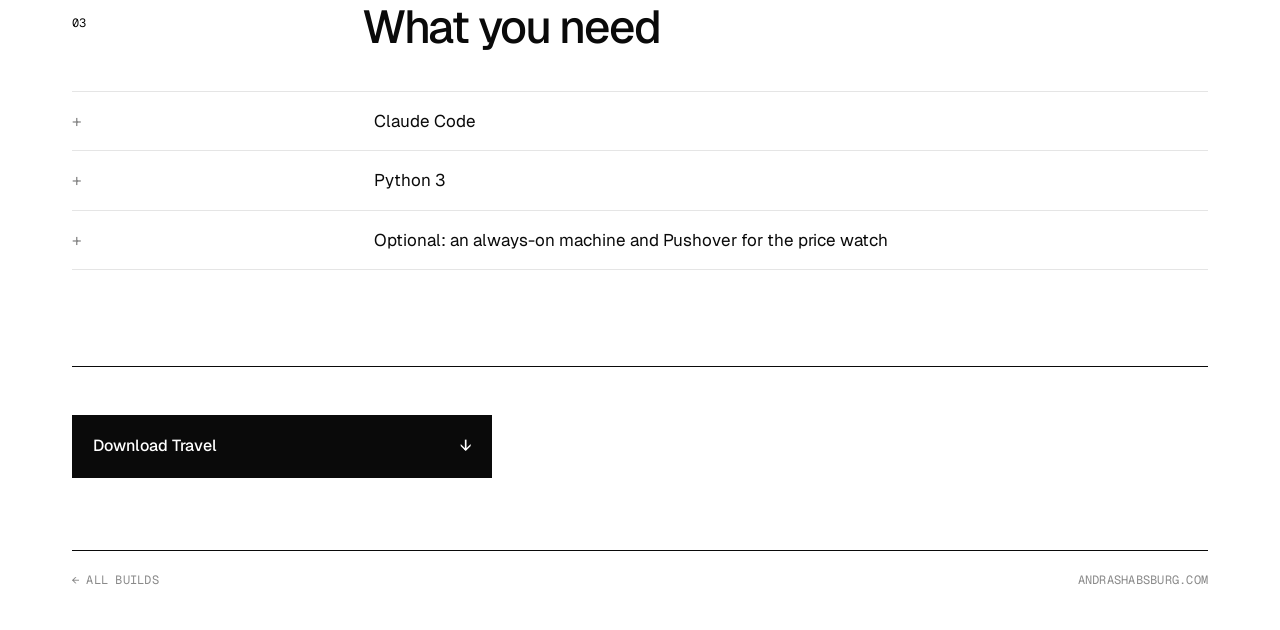
<file: travel/index.html>
<!doctype html>
<html lang="en">
<head>
<meta charset="utf-8">
<meta name="viewport" content="width=device-width, initial-scale=1">
<title>Travel · András Habsburg</title>
<meta name="description" content="The cheapest sensible way from your door to theirs.">
<link rel="preconnect" href="https://fonts.googleapis.com">
<link rel="preconnect" href="https://fonts.gstatic.com" crossorigin>
<link href="https://fonts.googleapis.com/css2?family=Geist:wght@400;500;600&family=Geist+Mono:wght@400;500&display=swap" rel="stylesheet">
<style>  :root { --bk: #0a0a0a; --wh: #fff; --g1: #f4f4f4; --g2: #e5e5e5; --g3: #8a8a8a; --g4: #555; --sans: "Geist", "Helvetica Neue", Arial, sans-serif; --mono: "Geist Mono", ui-monospace, monospace; }
  * { box-sizing: border-box; margin: 0; padding: 0; }
  body { background: var(--wh); color: var(--bk); font: 400 16px/1.55 var(--sans); -webkit-font-smoothing: antialiased; }
  a { color: inherit; text-decoration: none; }
  .wrap { max-width: 1200px; margin: 0 auto; padding: 0 32px; }
  .mono { font-family: var(--mono); font-size: 12px; letter-spacing: .02em; text-transform: uppercase; }
  .dim { color: var(--g3); }
  .grid { display: grid; grid-template-columns: repeat(12, 1fr); gap: 24px; }

  nav { display: flex; justify-content: space-between; align-items: center; height: 64px; border-bottom: 1px solid var(--bk); }
  .logo { font-weight: 600; font-size: 17px; letter-spacing: -.02em; }
  nav ul { display: flex; gap: 32px; list-style: none; }
  nav ul a { color: var(--g4); } nav ul a:hover { color: var(--bk); }

  .hero { padding: 72px 0 72px; }
  h1 { margin-top: 14px; font: 500 clamp(48px, 7vw, 100px)/.92 var(--sans); letter-spacing: -.055em; }
  .hero-row { margin-top: 48px; padding-top: 28px; border-top: 1px solid var(--bk); }
  .lede { grid-column: 1 / 7; }
  .tag-line { font: 500 clamp(24px, 2.4vw, 32px)/1.15 var(--sans); letter-spacing: -.03em; margin-bottom: 16px; text-wrap: balance; }
  .lede p:not(.tag-line) { color: var(--g4); font-size: 17px; max-width: 52ch; }
  .act { grid-column: 8 / 13; display: flex; flex-direction: column; gap: 10px; }
  .btn { display: flex; justify-content: space-between; align-items: center; padding: 18px 20px; border: 1px solid var(--bk); font-weight: 500; transition: background .15s, color .15s; }
  .btn.solid { background: var(--bk); color: var(--wh); }
  .btn.solid:hover { background: var(--wh); color: var(--bk); }
  .btn.end { margin-top: 48px; max-width: 420px; }
  .stat { margin-top: 24px; padding-top: 16px; border-top: 1px solid var(--g2); }
  .stat strong { display: block; font: 500 44px/1 var(--sans); letter-spacing: -.05em; }
  .stat span { color: var(--g4); font-size: 15px; }

  .shot { margin: 0 0 72px; border: 1px solid var(--bk); }
  .shot img { display: block; width: 100%; height: auto; }
  section { border-top: 1px solid var(--bk); padding: 28px 0 96px; }
  .head { margin-bottom: 40px; }
  .head .mono { grid-column: 1 / 4; padding-top: 10px; }
  .head h2 { grid-column: 4 / 12; font: 500 clamp(30px, 3.6vw, 48px)/1.02 var(--sans); letter-spacing: -.04em; }

  .does { display: grid; grid-template-columns: repeat(2, 1fr); border-left: 1px solid var(--g2); border-top: 1px solid var(--g2); }
  .does div { border-right: 1px solid var(--g2); border-bottom: 1px solid var(--g2); padding: 24px 24px 32px; }
  .does h3 { font-weight: 500; font-size: 21px; letter-spacing: -.02em; line-height: 1.25; }
  .does p { margin-top: 10px; color: var(--g4); }

  .steps { counter-reset: s; list-style: none; }
  .steps li { counter-increment: s; display: grid; grid-template-columns: repeat(12, 1fr); gap: 24px; padding: 22px 0; border-top: 1px solid var(--g2); font-size: 18px; letter-spacing: -.01em; }
  .steps li:last-child { border-bottom: 1px solid var(--g2); }
  .steps li::before { content: "0" counter(s); grid-column: 1 / 4; font: 500 13px var(--mono); color: var(--g3); padding-top: 5px; }
  .steps li::before { grid-column: 1 / 4; }
  .steps li > span { grid-column: 4 / 13; }

  .need { list-style: none; border-top: 1px solid var(--g2); }
  .need li { padding: 16px 0; border-bottom: 1px solid var(--g2); font-size: 17px; display: grid; grid-template-columns: 3fr 9fr; gap: 24px; }
  .need li::before { content: "+"; color: var(--g3); }

  .stats4 { display: grid; grid-template-columns: repeat(4, 1fr); border-left: 1px solid var(--g2); border-top: 1px solid var(--g2); }
  .stats4 div { border-right: 1px solid var(--g2); border-bottom: 1px solid var(--g2); padding: 24px 22px 28px; }
  .stats4 strong { display: block; font: 500 clamp(34px, 3.6vw, 48px)/1 var(--sans); letter-spacing: -.05em; }
  .stats4 span { display: block; margin-top: 12px; color: var(--g4); font-size: 15px; line-height: 1.4; }
  .secnote { margin-top: 28px; max-width: 70ch; color: var(--g4); font-size: 17px; }
  .endcta { border-top: 1px solid var(--bk); padding: 0 0 72px; }
  .related { padding-bottom: 56px; }
  .related a { display: block; margin-top: 16px; padding: 24px; border: 1px solid var(--bk); transition: background .15s; }
  .related a:hover { background: var(--g1); }
  .related h3 { font-weight: 500; font-size: 24px; letter-spacing: -.025em; }
  .related p { margin-top: 8px; color: var(--g4); }
  footer { border-top: 1px solid var(--bk); padding: 20px 0 40px; display: flex; justify-content: space-between; color: var(--g3); }
  footer a:hover { color: var(--bk); }

  @media (max-width: 860px) {
    .wrap { padding: 0 20px; }
    nav ul li:first-child { display: none; }
    .hero { padding: 48px 0 56px; }
    .grid { grid-template-columns: 1fr; gap: 20px; }
    .grid > * { grid-column: 1 / -1 !important; }
    .does { grid-template-columns: 1fr; }
    .stats4 { grid-template-columns: 1fr 1fr; }
    .steps li, .need li { grid-template-columns: 40px 1fr; gap: 12px; }
    .steps li > span { grid-column: 2 / 3; }
    section { padding-bottom: 64px; }
    footer { flex-direction: column; gap: 8px; }
  }
</style>
<link rel="alternate" type="application/rss+xml" title="András Habsburg" href="https://andrashabsburg.com/feed.xml">
</head>
<body>
<div class="wrap">
  <nav><a class="logo" href="../">András Habsburg</a><ul><li><a href="../#builds">Builds</a></li><li><a href="https://www.linkedin.com/in/andras-habsburg/">LinkedIn</a></li></ul></nav>
  <header class="hero">
    <span class="mono dim">Oct 2026</span>
    <h1>Travel</h1>
    <div class="hero-row grid">
      <div class="lede"><p class="tag-line">The cheapest sensible way from your door to theirs.</p><p>Booking sites compare one airport to another, on one site. This plans the whole trip: every reasonable airport at both ends, the train or bus to get there, and a price watch after you decide.</p></div>
      <div class="act">
        <a class="btn solid" href="travel.zip">Download Travel <span>&darr;</span></a>
        <span class="mono dim">Free · MIT licence · README inside</span>
        
      </div>
    </div>
  </header>
  
  <section><div class="head grid"><span class="mono">01</span><h2>What it does</h2></div><div class="does"><div><h3>Every airport, every day</h3><p>Searches a full grid of nearby airports and days in one go, not one route at a time.</p></div><div><h3>Door to door, bags included</h3><p>Adds the drive, train or bus to each airport, includes your bags in every price, and names who sells the ticket.</p></div><div><h3>The tricks, flagged</h3><p>Finds hidden-city and self-transfer fares and says plainly what each risks.</p></div><div><h3>Buy now or wait</h3><p>Gives a verdict from price trends, and can keep watching a fare and ping you when it drops.</p></div></div></section><section><div class="head grid"><span class="mono">02</span><h2>How it works</h2></div><ol class="steps"><li><span>Tell Claude where you start, where you need to be and when.</span></li><li><span>It searches Skiplagged and Kiwi (both free, no key), trains on Transitous and ferries on Ferryhopper.</span></li><li><span>It compares the options door to door and writes a trip page with the shortlist.</span></li><li><span>Optional: a watch block on the trip page; a small job re-prices it twice a day.</span></li></ol></section><section><div class="head grid"><span class="mono">03</span><h2>What you need</h2></div><ul class="need"><li>Claude Code</li><li>Python 3</li><li>Optional: an always-on machine and Pushover for the price watch</li></ul></section>
  <div class="endcta"><a class="btn solid end" href="travel.zip">Download Travel <span>&darr;</span></a></div>
  <footer class="mono"><a href="../">&larr; All builds</a><span>andrashabsburg.com</span></footer>
</div>
</body>
</html>
</file>
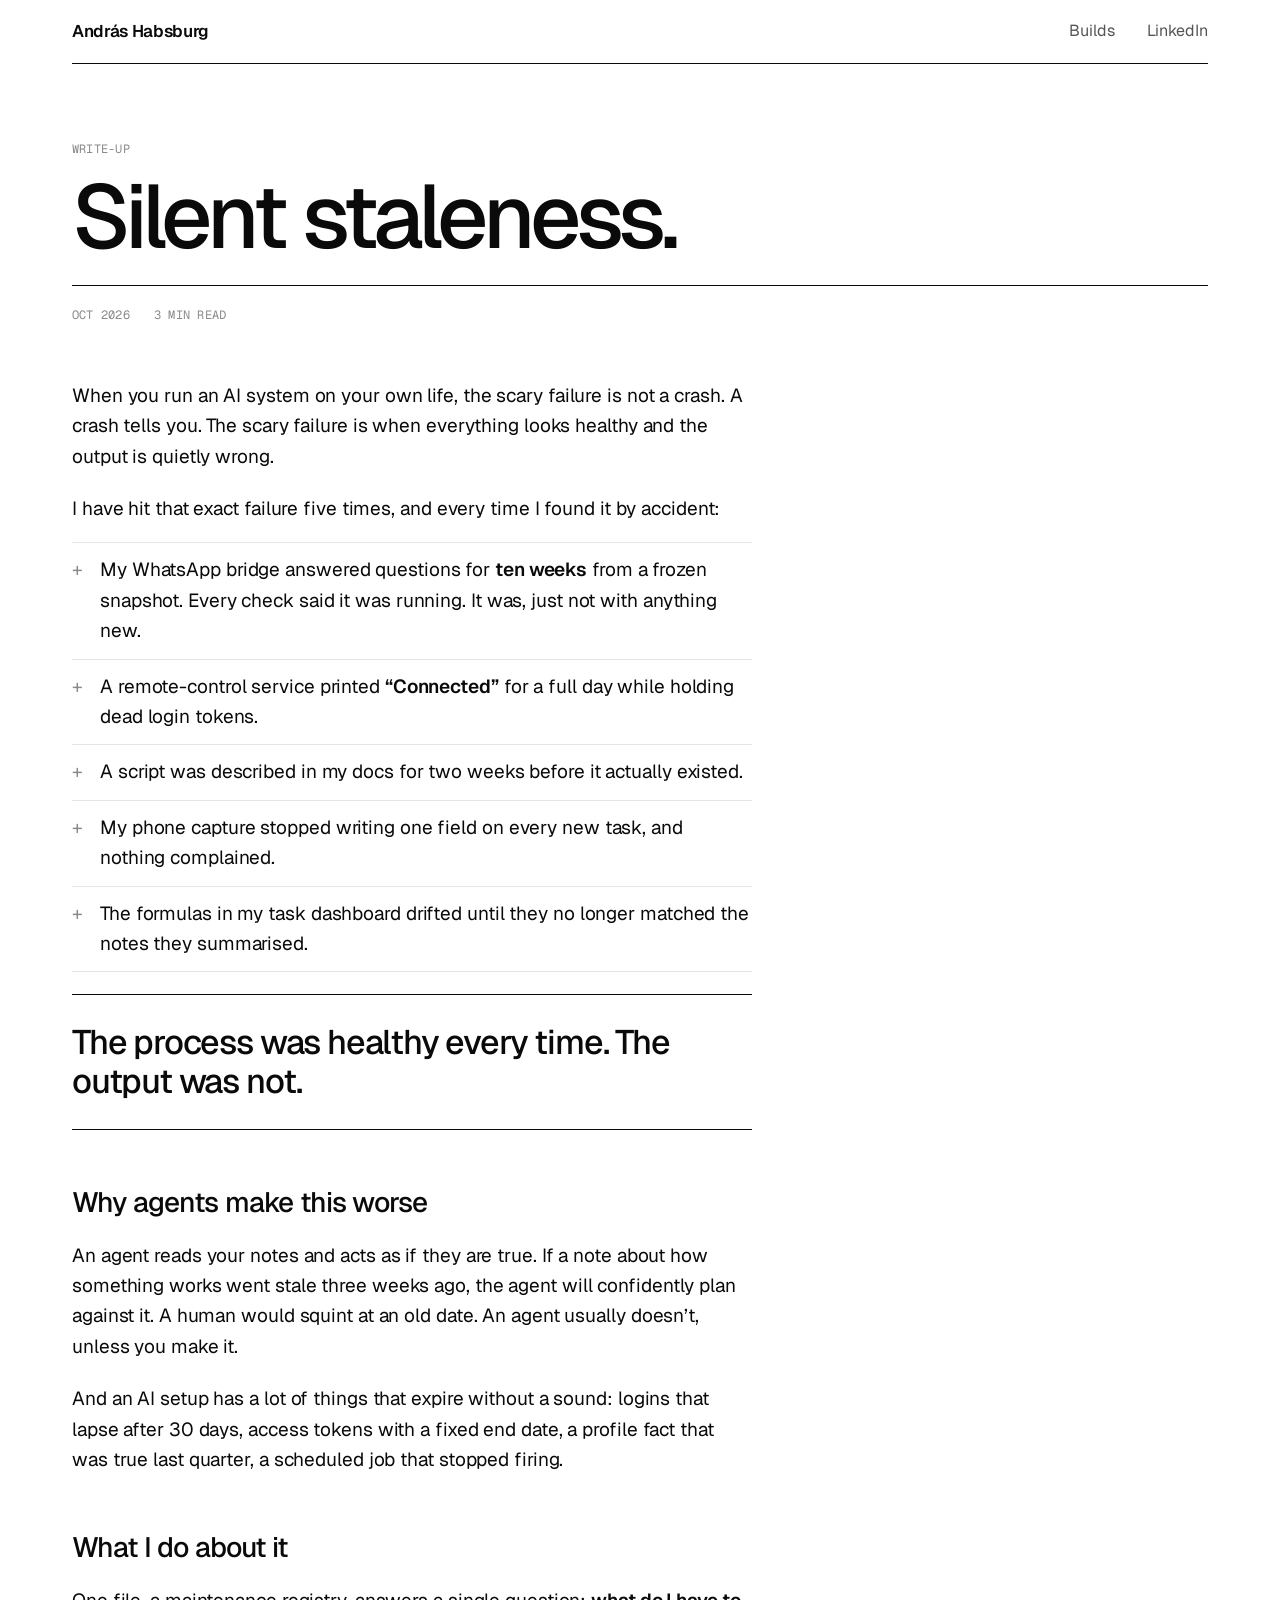
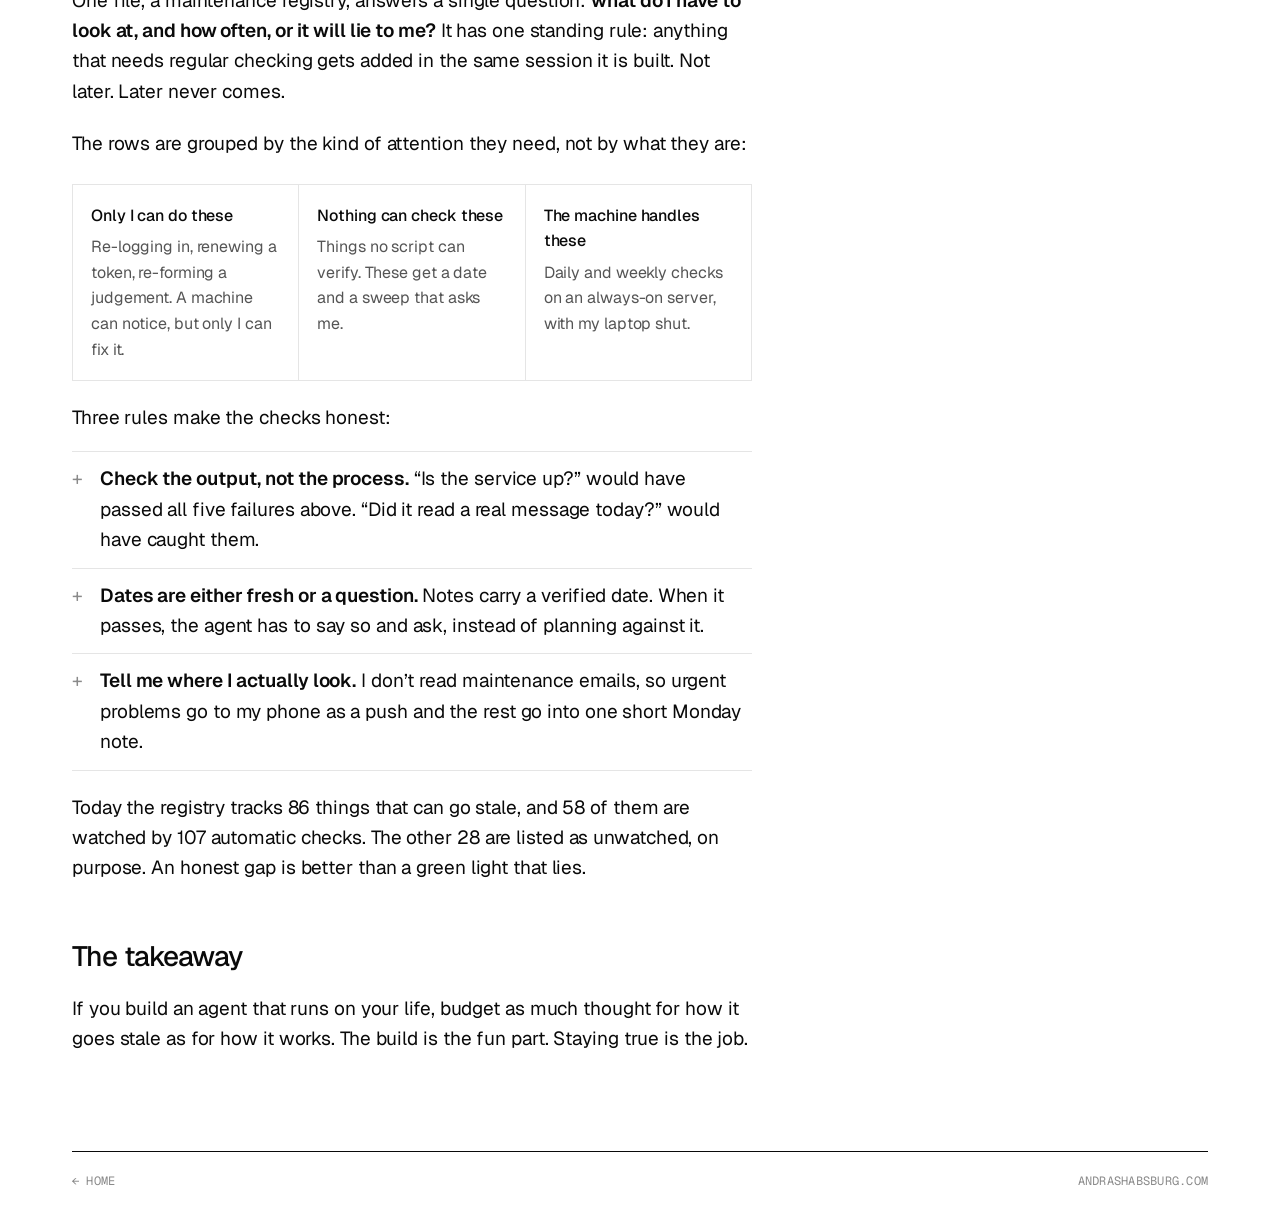
<file: writing/silent-staleness/index.html>
<!doctype html>
<html lang="en">
<head>
<meta charset="utf-8">
<meta name="viewport" content="width=device-width, initial-scale=1">
<title>Silent staleness · András Habsburg</title>
<meta name="description" content="The failure that never crashes, and how my AI setup watches for it.">
<link rel="preconnect" href="https://fonts.googleapis.com">
<link rel="preconnect" href="https://fonts.gstatic.com" crossorigin>
<link href="https://fonts.googleapis.com/css2?family=Geist:wght@400;500;600&family=Geist+Mono:wght@400;500&display=swap" rel="stylesheet">
<link rel="stylesheet" href="../../page.css">
<style>
  .essay { padding: 72px 0 96px; }
  .essay h1 { max-width: 14ch; }
  .essay .meta { margin-top: 28px; padding-top: 20px; border-top: 1px solid var(--bk); display: flex; gap: 24px; }
  .body { max-width: 680px; margin-top: 56px; font-size: 19px; line-height: 1.6; letter-spacing: -.005em; }
  .body p { margin-top: 22px; }
  .body h2 { margin-top: 56px; font: 500 28px/1.15 var(--sans); letter-spacing: -.03em; }
  .body ul { margin-top: 18px; padding-left: 0; list-style: none; }
  .body li { padding: 12px 0 12px 28px; border-top: 1px solid var(--g2); position: relative; }
  .body li:last-child { border-bottom: 1px solid var(--g2); }
  .body li::before { content: "+"; position: absolute; left: 0; color: var(--g3); }
  .body strong { font-weight: 600; }
  .pull { margin: 48px 0 8px; padding: 28px 0; border-top: 1px solid var(--bk); border-bottom: 1px solid var(--bk); font: 500 clamp(26px, 3vw, 34px)/1.15 var(--sans); letter-spacing: -.035em; }
  .groups { margin-top: 24px; display: grid; grid-template-columns: repeat(3, 1fr); border-left: 1px solid var(--g2); border-top: 1px solid var(--g2); font-size: 16px; }
  .groups div { border-right: 1px solid var(--g2); border-bottom: 1px solid var(--g2); padding: 18px; }
  .groups b { display: block; font-weight: 500; margin-bottom: 6px; }
  .groups span { color: var(--g4); }
  @media (max-width: 860px) { .groups { grid-template-columns: 1fr; } .body { font-size: 17px; } }
</style>
<link rel="alternate" type="application/rss+xml" title="András Habsburg" href="https://andrashabsburg.com/feed.xml">
</head>
<body>
<div class="wrap">
  <nav><a class="logo" href="../../">András Habsburg</a><ul><li><a href="../../#builds">Builds</a></li><li><a href="https://www.linkedin.com/in/andras-habsburg/">LinkedIn</a></li></ul></nav>
  <article class="essay">
    <span class="mono dim">Write-up</span>
    <h1>Silent staleness.</h1>
    <div class="meta mono dim"><span>Oct 2026</span><span>3 min read</span></div>
    <div class="body">
      <p>When you run an AI system on your own life, the scary failure is not a crash. A crash tells you. The scary failure is when everything looks healthy and the output is quietly wrong.</p>
      <p>I have hit that exact failure five times, and every time I found it by accident:</p>
      <ul>
        <li>My WhatsApp bridge answered questions for <strong>ten weeks</strong> from a frozen snapshot. Every check said it was running. It was, just not with anything new.</li>
        <li>A remote-control service printed <strong>&ldquo;Connected&rdquo;</strong> for a full day while holding dead login tokens.</li>
        <li>A script was described in my docs for two weeks before it actually existed.</li>
        <li>My phone capture stopped writing one field on every new task, and nothing complained.</li>
        <li>The formulas in my task dashboard drifted until they no longer matched the notes they summarised.</li>
      </ul>
      <p class="pull">The process was healthy every time. The output was not.</p>

      <h2>Why agents make this worse</h2>
      <p>An agent reads your notes and acts as if they are true. If a note about how something works went stale three weeks ago, the agent will confidently plan against it. A human would squint at an old date. An agent usually doesn&rsquo;t, unless you make it.</p>
      <p>And an AI setup has a lot of things that expire without a sound: logins that lapse after 30 days, access tokens with a fixed end date, a profile fact that was true last quarter, a scheduled job that stopped firing.</p>

      <h2>What I do about it</h2>
      <p>One file, a maintenance registry, answers a single question: <strong>what do I have to look at, and how often, or it will lie to me?</strong> It has one standing rule: anything that needs regular checking gets added in the same session it is built. Not later. Later never comes.</p>
      <p>The rows are grouped by the kind of attention they need, not by what they are:</p>
      <div class="groups">
        <div><b>Only I can do these</b><span>Re-logging in, renewing a token, re-forming a judgement. A machine can notice, but only I can fix it.</span></div>
        <div><b>Nothing can check these</b><span>Things no script can verify. These get a date and a sweep that asks me.</span></div>
        <div><b>The machine handles these</b><span>Daily and weekly checks on an always-on server, with my laptop shut.</span></div>
      </div>
      <p>Three rules make the checks honest:</p>
      <ul>
        <li><strong>Check the output, not the process.</strong> &ldquo;Is the service up?&rdquo; would have passed all five failures above. &ldquo;Did it read a real message today?&rdquo; would have caught them.</li>
        <li><strong>Dates are either fresh or a question.</strong> Notes carry a verified date. When it passes, the agent has to say so and ask, instead of planning against it.</li>
        <li><strong>Tell me where I actually look.</strong> I don&rsquo;t read maintenance emails, so urgent problems go to my phone as a push and the rest go into one short Monday note.</li>
      </ul>
      <p>Today the registry tracks 86 things that can go stale, and 58 of them are watched by 107 automatic checks. The other 28 are listed as unwatched, on purpose. An honest gap is better than a green light that lies.</p>

      <h2>The takeaway</h2>
      <p>If you build an agent that runs on your life, budget as much thought for how it goes stale as for how it works. The build is the fun part. Staying true is the job.</p>
    </div>
  </article>
  <footer class="mono"><a href="../../">&larr; Home</a><span>andrashabsburg.com</span></footer>
</div>
</body>
</html>
</file>
<file: page.css>
:root { --bk: #0a0a0a; --wh: #fff; --g1: #f4f4f4; --g2: #e5e5e5; --g3: #8a8a8a; --g4: #555; --sans: "Geist", "Helvetica Neue", Arial, sans-serif; --mono: "Geist Mono", ui-monospace, monospace; }
  * { box-sizing: border-box; margin: 0; padding: 0; }
  body { background: var(--wh); color: var(--bk); font: 400 16px/1.55 var(--sans); -webkit-font-smoothing: antialiased; }
  a { color: inherit; text-decoration: none; }
  .wrap { max-width: 1200px; margin: 0 auto; padding: 0 32px; }
  .mono { font-family: var(--mono); font-size: 12px; letter-spacing: .02em; text-transform: uppercase; }
  .dim { color: var(--g3); }
  .grid { display: grid; grid-template-columns: repeat(12, 1fr); gap: 24px; }

  nav { display: flex; justify-content: space-between; align-items: center; height: 64px; border-bottom: 1px solid var(--bk); }
  .logo { font-weight: 600; font-size: 17px; letter-spacing: -.02em; }
  nav ul { display: flex; gap: 32px; list-style: none; }
  nav ul a { color: var(--g4); } nav ul a:hover { color: var(--bk); }

  .hero { padding: 72px 0 72px; }
  h1 { margin-top: 14px; font: 500 clamp(48px, 7vw, 100px)/.92 var(--sans); letter-spacing: -.055em; }
  .hero-row { margin-top: 48px; padding-top: 28px; border-top: 1px solid var(--bk); }
  .lede { grid-column: 1 / 7; }
  .tag-line { font: 500 clamp(24px, 2.4vw, 32px)/1.15 var(--sans); letter-spacing: -.03em; margin-bottom: 16px; text-wrap: balance; }
  .lede p:not(.tag-line) { color: var(--g4); font-size: 17px; max-width: 52ch; }
  .act { grid-column: 8 / 13; display: flex; flex-direction: column; gap: 10px; }
  .btn { display: flex; justify-content: space-between; align-items: center; padding: 18px 20px; border: 1px solid var(--bk); font-weight: 500; transition: background .15s, color .15s; }
  .btn.solid { background: var(--bk); color: var(--wh); }
  .btn.solid:hover { background: var(--wh); color: var(--bk); }
  .btn.end { margin-top: 48px; max-width: 420px; }
  .stat { margin-top: 24px; padding-top: 16px; border-top: 1px solid var(--g2); }
  .stat strong { display: block; font: 500 44px/1 var(--sans); letter-spacing: -.05em; }
  .stat span { color: var(--g4); font-size: 15px; }

  .shot { margin: 0 0 72px; border: 1px solid var(--bk); }
  .shot img { display: block; width: 100%; height: auto; }
  section { border-top: 1px solid var(--bk); padding: 28px 0 96px; }
  .head { margin-bottom: 40px; }
  .head .mono { grid-column: 1 / 4; padding-top: 10px; }
  .head h2 { grid-column: 4 / 12; font: 500 clamp(30px, 3.6vw, 48px)/1.02 var(--sans); letter-spacing: -.04em; }

  .does { display: grid; grid-template-columns: repeat(2, 1fr); border-left: 1px solid var(--g2); border-top: 1px solid var(--g2); }
  .does div { border-right: 1px solid var(--g2); border-bottom: 1px solid var(--g2); padding: 24px 24px 32px; }
  .does h3 { font-weight: 500; font-size: 21px; letter-spacing: -.02em; line-height: 1.25; }
  .does p { margin-top: 10px; color: var(--g4); }

  .steps { counter-reset: s; list-style: none; }
  .steps li { counter-increment: s; display: grid; grid-template-columns: repeat(12, 1fr); gap: 24px; padding: 22px 0; border-top: 1px solid var(--g2); font-size: 18px; letter-spacing: -.01em; }
  .steps li:last-child { border-bottom: 1px solid var(--g2); }
  .steps li::before { content: "0" counter(s); grid-column: 1 / 4; font: 500 13px var(--mono); color: var(--g3); padding-top: 5px; }
  .steps li::before { grid-column: 1 / 4; }
  .steps li > span { grid-column: 4 / 13; }

  .need { list-style: none; border-top: 1px solid var(--g2); }
  .need li { padding: 16px 0; border-bottom: 1px solid var(--g2); font-size: 17px; display: grid; grid-template-columns: 3fr 9fr; gap: 24px; }
  .need li::before { content: "+"; color: var(--g3); }

  .stats4 { display: grid; grid-template-columns: repeat(4, 1fr); border-left: 1px solid var(--g2); border-top: 1px solid var(--g2); }
  .stats4 div { border-right: 1px solid var(--g2); border-bottom: 1px solid var(--g2); padding: 24px 22px 28px; }
  .stats4 strong { display: block; font: 500 clamp(34px, 3.6vw, 48px)/1 var(--sans); letter-spacing: -.05em; }
  .stats4 span { display: block; margin-top: 12px; color: var(--g4); font-size: 15px; line-height: 1.4; }
  .secnote { margin-top: 28px; max-width: 70ch; color: var(--g4); font-size: 17px; }
  .endcta { border-top: 1px solid var(--bk); padding: 0 0 72px; }
  .related { padding-bottom: 56px; }
  .related a { display: block; margin-top: 16px; padding: 24px; border: 1px solid var(--bk); transition: background .15s; }
  .related a:hover { background: var(--g1); }
  .related h3 { font-weight: 500; font-size: 24px; letter-spacing: -.025em; }
  .related p { margin-top: 8px; color: var(--g4); }
  footer { border-top: 1px solid var(--bk); padding: 20px 0 40px; display: flex; justify-content: space-between; color: var(--g3); }
  footer a:hover { color: var(--bk); }

  @media (max-width: 860px) {
    .wrap { padding: 0 20px; }
    nav ul li:first-child { display: none; }
    .hero { padding: 48px 0 56px; }
    .grid { grid-template-columns: 1fr; gap: 20px; }
    .grid > * { grid-column: 1 / -1 !important; }
    .does { grid-template-columns: 1fr; }
    .stats4 { grid-template-columns: 1fr 1fr; }
    .steps li, .need li { grid-template-columns: 40px 1fr; gap: 12px; }
    .steps li > span { grid-column: 2 / 3; }
    section { padding-bottom: 64px; }
    footer { flex-direction: column; gap: 8px; }
  }
</file>
